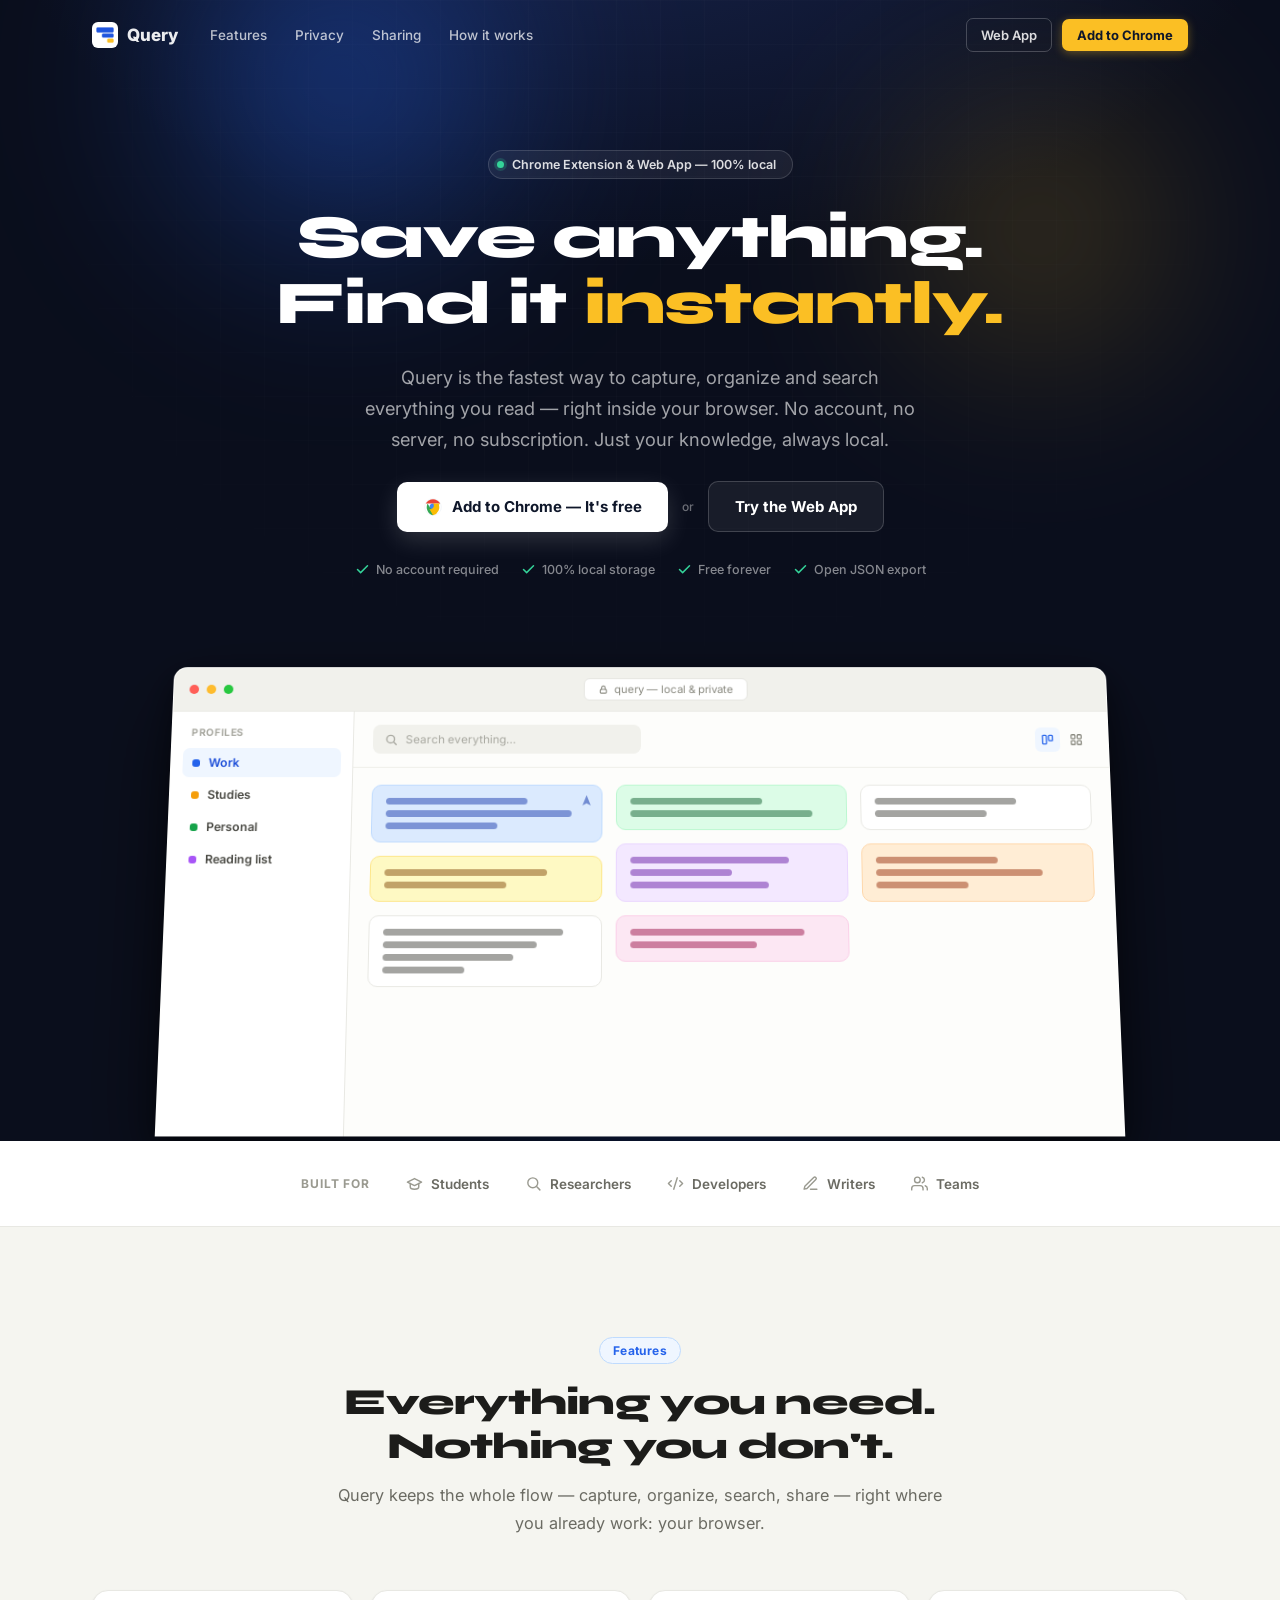
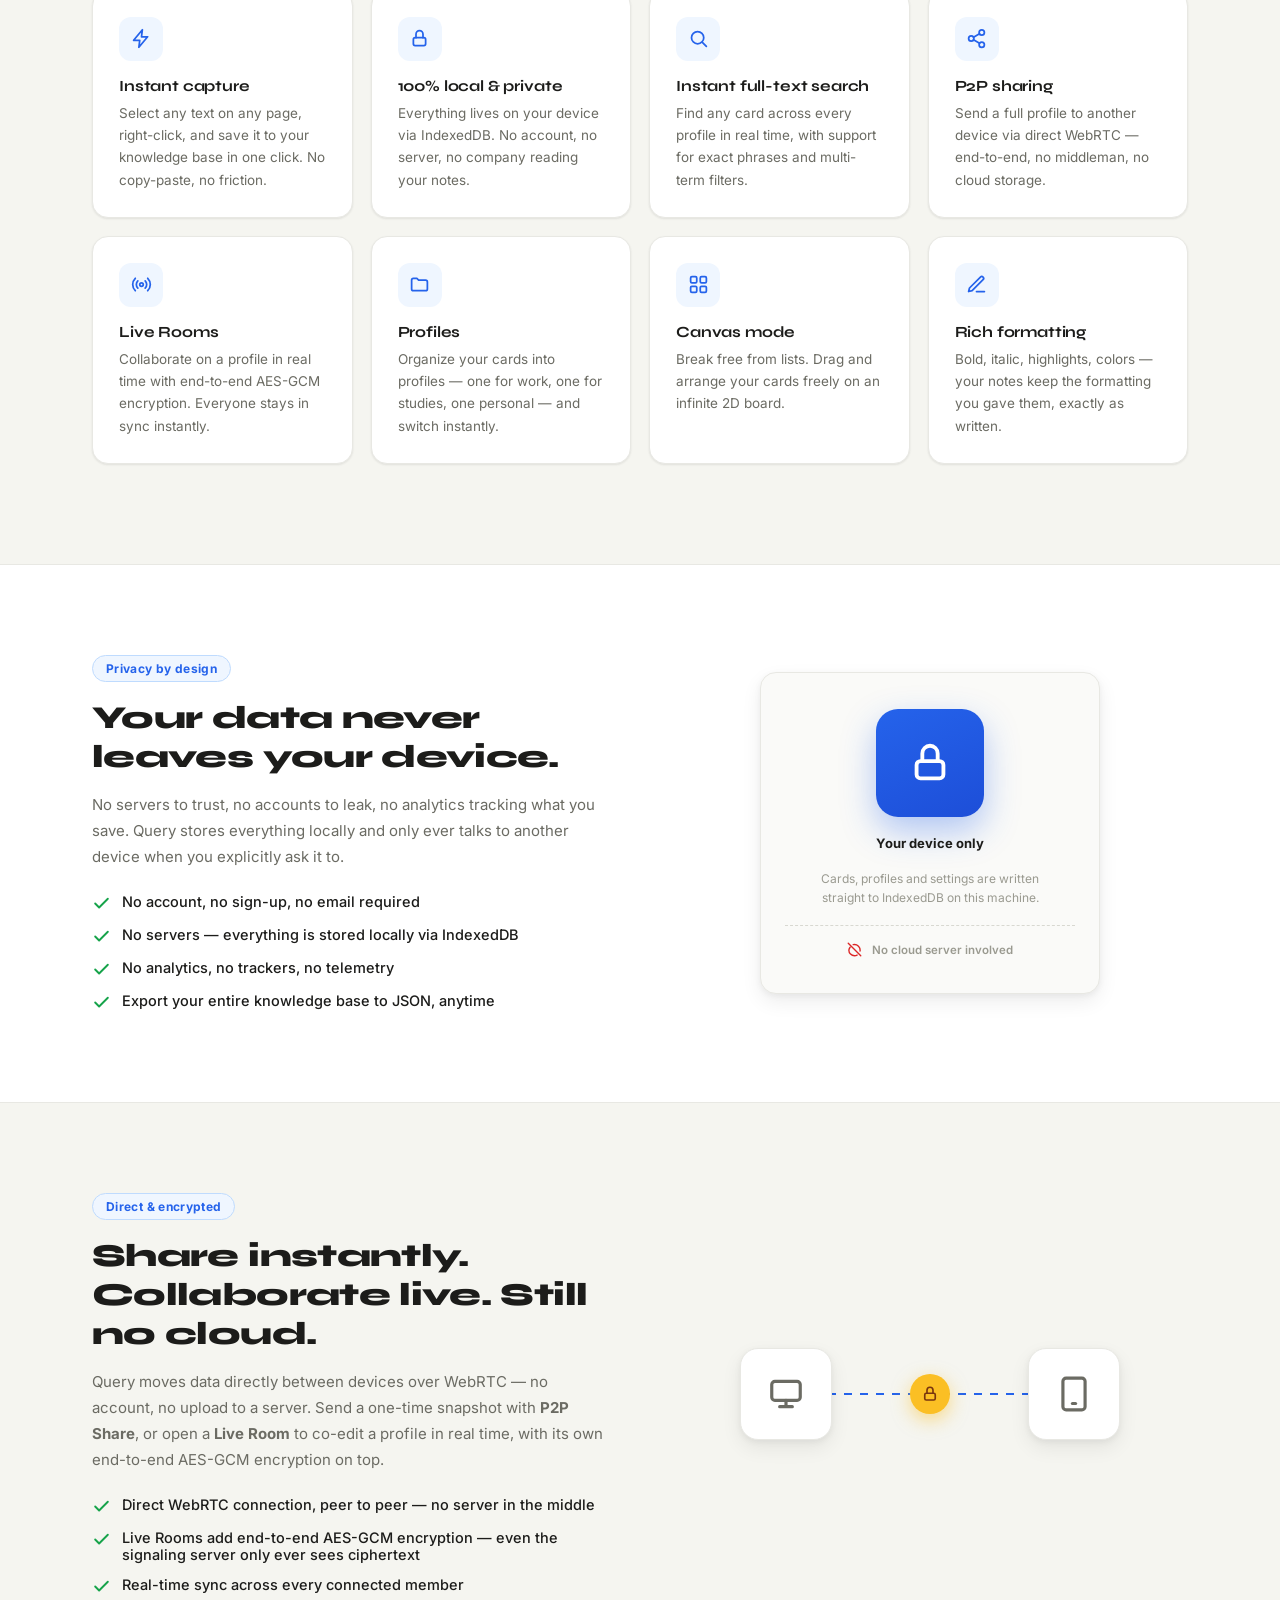
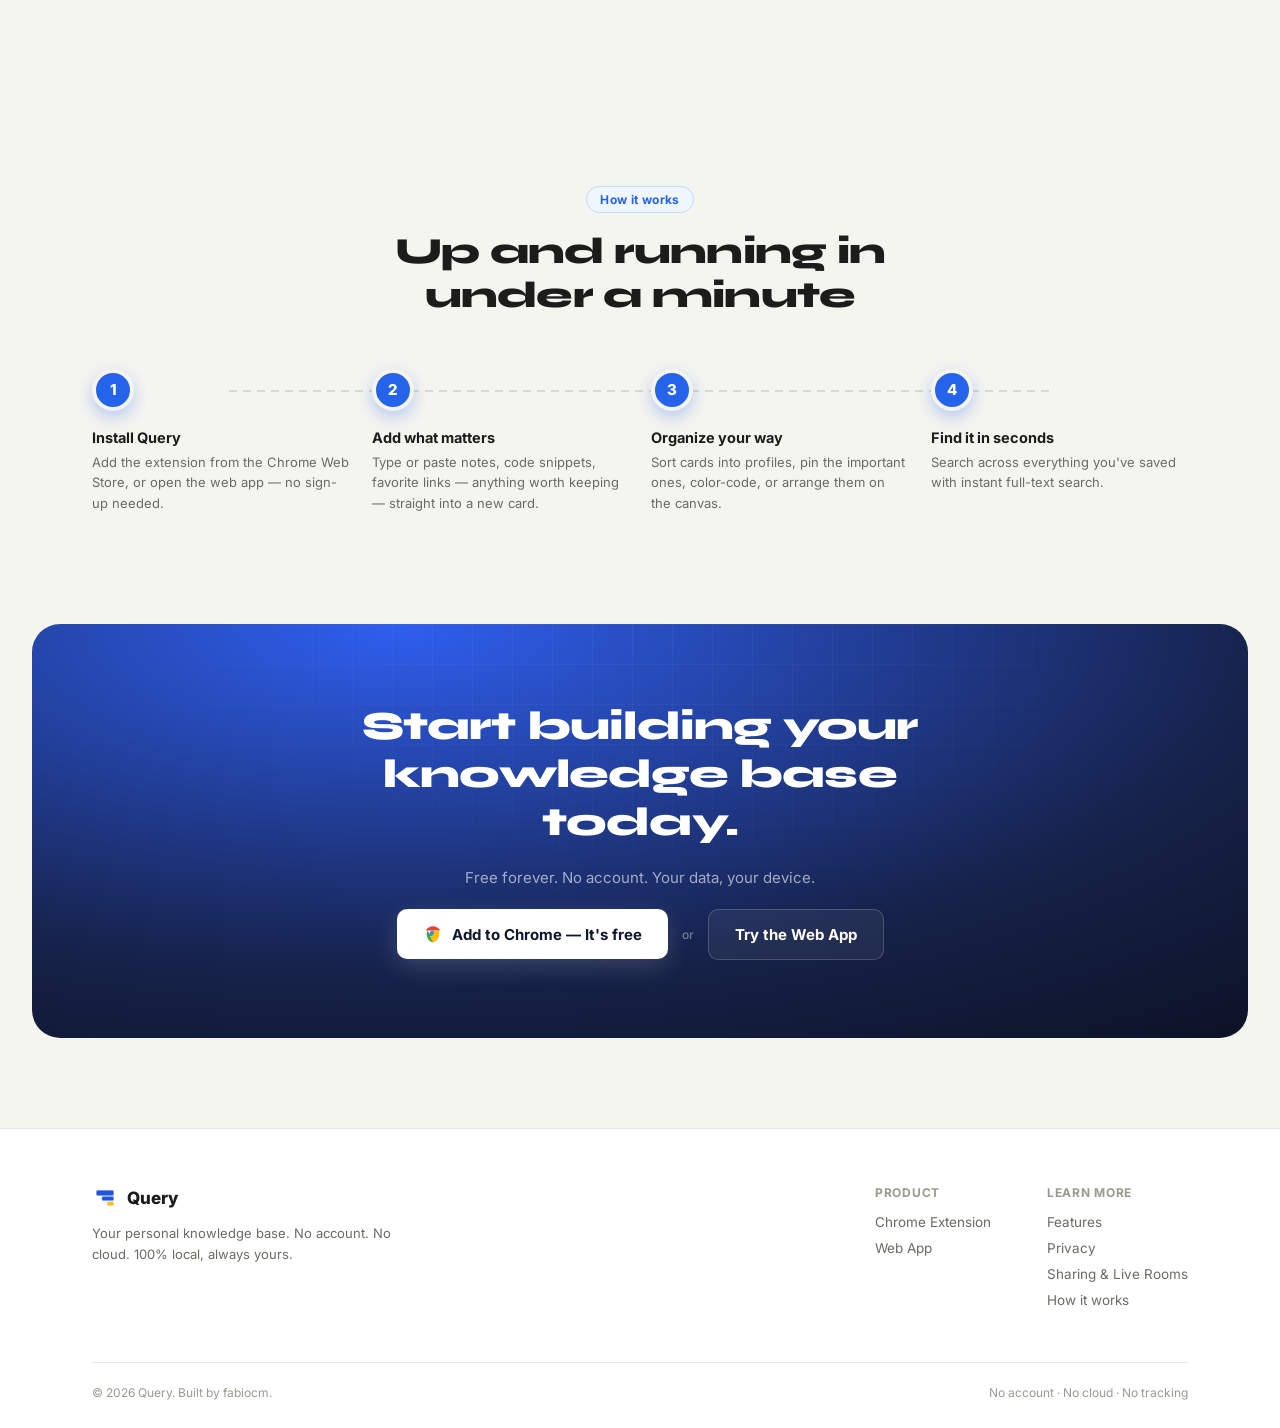
<file: index.html>
<!DOCTYPE html>
<html lang="en">
<head>
<meta charset="UTF-8">
<meta name="viewport" content="width=device-width, initial-scale=1.0">
<title>Query — Your Personal Knowledge Base</title>
<meta name="description" content="Query is a fully local knowledge base for your browser. Capture anything, search instantly, share device-to-device — no account, no cloud, no subscription.">
<meta property="og:title" content="Query — Your Personal Knowledge Base">
<meta property="og:description" content="Save, organize and instantly search anything you read — 100% local, no account, no cloud.">
<link rel="canonical" href="https://queryapp.fr/">
<meta property="og:url" content="https://queryapp.fr/">
<meta property="og:image" content="https://queryapp.fr/icon1024.png">
<meta property="og:image:width" content="1024">
<meta property="og:image:height" content="1024">
<meta property="og:type" content="website">
<!-- "summary" (vignette carrée) tant que l'image de partage est l'icône ; repasser à
     summary_large_image le jour où une image 1200×630 la remplace. -->
<meta name="twitter:card" content="summary">
<link rel="icon" type="image/png" sizes="32x32" href="icons/icon32.png">
<link rel="icon" type="image/png" sizes="16x16" href="icons/icon16.png">
<link rel="apple-touch-icon" sizes="180x180" href="icons/icon180.png">
<link rel="preconnect" href="https://fonts.googleapis.com"/>
<link rel="preconnect" href="https://fonts.gstatic.com" crossorigin/>
<link href="https://fonts.googleapis.com/css2?family=Syne:wght@700;800&family=Inter:wght@400;500;600;700;800&display=swap" rel="stylesheet"/>
<style>
*, *::before, *::after { box-sizing: border-box; margin: 0; padding: 0; }

:root {
  --bg:       #f5f5f0;
  --surface:  #ffffff;
  --surf2:    #fafaf8;
  --border:   #e8e8e3;
  --border2:  #d8d8d1;
  --text:     #1c1c1a;
  --text2:    #6b6b63;
  --text3:    #9a9a90;
  --accent:   #2563eb;
  --accent-h: #1d4ed8;
  --accent-l: #eff6ff;
  --accent-b: #bfdbfe;
  --yellow:   #fbbf24;
  --s-sm: 0 1px 2px rgba(20,20,15,.05), 0 1px 3px rgba(20,20,15,.04);
  --s-md: 0 8px 20px rgba(20,20,15,.07), 0 2px 6px rgba(20,20,15,.05);
  --s-lg: 0 24px 60px rgba(20,20,15,.14), 0 6px 16px rgba(20,20,15,.06);
  --r:  10px;
  --r2: 16px;
  --hero-fg: rgba(255,255,255,.92);
}

html { scroll-behavior: smooth; }

body {
  font-family: 'Inter', -apple-system, BlinkMacSystemFont, 'Segoe UI', Roboto, sans-serif;
  background: var(--bg);
  color: var(--text);
  -webkit-font-smoothing: antialiased;
  overflow-x: hidden;
}

h1, h2, h3, .brand-word { font-family: 'Syne', 'Arial Black', sans-serif; letter-spacing: -.02em; }

a { color: inherit; }
img { display: block; max-width: 100%; }
section { position: relative; }

.wrap { max-width: 1160px; margin: 0 auto; padding: 0 32px; }

/* ── reveal-on-scroll ── */
.reveal { opacity: 0; transform: translateY(28px); transition: opacity .7s cubic-bezier(.16,1,.3,1), transform .7s cubic-bezier(.16,1,.3,1); }
.reveal.in { opacity: 1; transform: translateY(0); }
.reveal-delay-1 { transition-delay: .08s; }
.reveal-delay-2 { transition-delay: .16s; }
.reveal-delay-3 { transition-delay: .24s; }
.reveal-delay-4 { transition-delay: .32s; }

/* ════════════════════════ HEADER ════════════════════════ */
header {
  position: fixed; top: 0; left: 0; right: 0; z-index: 100;
  display: flex; justify-content: center;
  padding: 18px 0;
  transition: background .35s ease, box-shadow .35s ease, padding .35s ease, backdrop-filter .35s ease;
}
header.scrolled {
  background: rgba(245,245,240,.78); backdrop-filter: blur(14px) saturate(160%);
  -webkit-backdrop-filter: blur(14px) saturate(160%);
  box-shadow: 0 1px 0 rgba(20,20,15,.07);
  padding: 12px 0;
}
.nav-inner {
  width: 100%; max-width: 1160px; margin: 0 auto; padding: 0 32px;
  display: flex; align-items: center; gap: 32px;
}
.header-brand { display: flex; align-items: center; gap: 9px; text-decoration: none; }
.header-brand img { height: 26px; width: 26px; border-radius: 6px; }
.header-brand span { font-size: 17px; font-weight: 800; color: var(--hero-fg); transition: color .35s ease; }
header.scrolled .header-brand span { color: var(--text); }

.nav-links { display: flex; align-items: center; gap: 28px; flex: 1; }
.nav-links a {
  font-size: 13.5px; font-weight: 500; text-decoration: none;
  color: rgba(255,255,255,.72); transition: color .35s ease;
}
header.scrolled .nav-links a { color: var(--text2); }
.nav-links a:hover { color: var(--yellow); }
header.scrolled .nav-links a:hover { color: var(--accent); }

.nav-actions { display: flex; align-items: center; gap: 10px; }
.btn-nav-ghost {
  font-size: 13px; font-weight: 600; text-decoration: none;
  color: rgba(255,255,255,.85); padding: 8px 14px; border-radius: 7px;
  border: 1px solid rgba(255,255,255,.22); transition: all .35s ease;
  white-space: nowrap;
}
header.scrolled .btn-nav-ghost { color: var(--text); border-color: var(--border2); }
.btn-nav-ghost:hover { background: rgba(255,255,255,.1); }
header.scrolled .btn-nav-ghost:hover { background: var(--surf2); }
.btn-nav-primary {
  display: inline-flex; align-items: center; gap: 6px;
  font-size: 13px; font-weight: 700; text-decoration: none;
  color: #0f172a; background: var(--yellow);
  padding: 8px 15px; border-radius: 7px;
  box-shadow: 0 2px 10px rgba(251,191,36,.35);
  transition: transform .2s ease, box-shadow .2s ease;
  white-space: nowrap;
}
.btn-nav-primary:hover { transform: translateY(-1px); box-shadow: 0 4px 16px rgba(251,191,36,.45); }

/* ════════════════════════ HERO ════════════════════════ */
.hero {
  background: radial-gradient(ellipse 90% 60% at 50% -10%, #16224a 0%, #0a0e1c 55%), #070a14;
  color: var(--hero-fg);
  padding: 150px 0 0;
  overflow: hidden;
}
.hero-bg { position: absolute; inset: 0; pointer-events: none; z-index: 0; }
.blob { position: absolute; border-radius: 50%; filter: blur(90px); opacity: .55; }
.blob-1 { width: 480px; height: 480px; top: -160px; left: 8%; background: radial-gradient(circle, #2563eb, transparent 70%); animation: drift1 22s ease-in-out infinite alternate; }
.blob-2 { width: 380px; height: 380px; top: 40px; right: 4%; background: radial-gradient(circle, #fbbf24, transparent 70%); opacity: .28; animation: drift2 26s ease-in-out infinite alternate; }
.blob-3 { width: 420px; height: 420px; bottom: -220px; left: 40%; background: radial-gradient(circle, #1d4ed8, transparent 70%); opacity: .4; animation: drift1 30s ease-in-out infinite alternate-reverse; }
@keyframes drift1 { from { transform: translate(0,0); } to { transform: translate(40px,30px); } }
@keyframes drift2 { from { transform: translate(0,0); } to { transform: translate(-30px,40px); } }
.hero-grid {
  position: absolute; inset: 0; opacity: .25;
  background-image: linear-gradient(rgba(255,255,255,.06) 1px, transparent 1px), linear-gradient(90deg, rgba(255,255,255,.06) 1px, transparent 1px);
  background-size: 44px 44px;
  mask-image: radial-gradient(ellipse 70% 60% at 50% 20%, #000 30%, transparent 75%);
}

.hero-inner {
  position: relative; z-index: 1;
  max-width: 780px; margin: 0 auto; padding: 0 24px;
  text-align: center; display: flex; flex-direction: column; align-items: center; gap: 26px;
}

.badge {
  display: inline-flex; align-items: center; gap: 8px;
  background: rgba(255,255,255,.06); color: rgba(255,255,255,.85);
  border: 1px solid rgba(255,255,255,.14); border-radius: 20px;
  padding: 6px 16px 6px 8px; font-size: 12.5px; font-weight: 600;
}
.badge .dot { width: 7px; height: 7px; border-radius: 50%; background: #34d399; box-shadow: 0 0 0 3px rgba(52,211,153,.2); }

h1 {
  font-size: clamp(2.3rem, 5.4vw, 3.8rem);
  font-weight: 800; line-height: 1.08;
  color: #fff;
}
h1 span { color: var(--yellow); }

.hero .subtitle {
  font-size: 1.14rem; color: rgba(255,255,255,.62);
  line-height: 1.7; max-width: 560px; font-weight: 400;
}

.cta-group { display: flex; align-items: center; gap: 14px; flex-wrap: wrap; justify-content: center; }
.cta-or { font-size: 12px; color: rgba(255,255,255,.4); font-weight: 500; }

.btn-cta {
  display: inline-flex; align-items: center; gap: 9px;
  padding: 15px 26px; border-radius: 10px;
  font-size: 15px; font-weight: 700; cursor: pointer;
  text-decoration: none; transition: all .2s cubic-bezier(.16,1,.3,1);
  border: none;
}
.btn-cta-primary {
  background: #fff; color: #0f172a;
  box-shadow: 0 8px 24px rgba(255,255,255,.15);
}
.btn-cta-primary:hover { transform: translateY(-2px); box-shadow: 0 12px 32px rgba(255,255,255,.22); }
.btn-cta-secondary {
  background: rgba(255,255,255,.06); color: #fff;
  border: 1px solid rgba(255,255,255,.18);
}
.btn-cta-secondary:hover { background: rgba(255,255,255,.12); transform: translateY(-2px); }
.chrome-icon { width: 20px; height: 20px; }

.trust-row {
  display: flex; align-items: center; justify-content: center; gap: 22px;
  flex-wrap: wrap; margin-top: 4px;
}
.trust-item {
  display: flex; align-items: center; gap: 6px;
  font-size: 12.5px; color: rgba(255,255,255,.5); font-weight: 500;
}
.trust-item svg { width: 15px; height: 15px; stroke: #34d399; flex-shrink: 0; }

/* ── App mockup ── */
.mockup-wrap {
  position: relative; z-index: 1;
  padding: 76px 24px 0; display: flex; justify-content: center;
  perspective: 1800px;
}
.mockup-glow {
  position: absolute; bottom: -40px; left: 50%; transform: translateX(-50%);
  width: 70%; height: 140px; background: radial-gradient(ellipse, rgba(37,99,235,.5), transparent 70%);
  filter: blur(40px); z-index: 0;
}
.mockup-window {
  position: relative; z-index: 1;
  width: 100%; max-width: 980px;
  background: #fdfdfb; border-radius: 14px 14px 0 0;
  border: 1px solid rgba(255,255,255,.12); border-bottom: none;
  box-shadow: 0 40px 90px rgba(0,0,0,.55), 0 10px 30px rgba(0,0,0,.4);
  overflow: hidden;
  transform: rotateX(9deg) scale(.97);
  animation: floaty 7s ease-in-out infinite alternate;
}
@keyframes floaty { from { transform: rotateX(9deg) scale(.97) translateY(0); } to { transform: rotateX(9deg) scale(.97) translateY(-10px); } }

.mockup-titlebar {
  display: flex; align-items: center; gap: 8px;
  padding: 11px 16px; background: #f1f1ec; border-bottom: 1px solid #e8e8e3;
}
.mockup-titlebar .tdot { width: 10px; height: 10px; border-radius: 50%; }
.td-r { background: #ff5f57; } .td-y { background: #febc2e; } .td-g { background: #28c840; }
.mockup-url {
  margin: 0 auto; display: flex; align-items: center; gap: 6px;
  background: #fff; border: 1px solid #e5e5e0; border-radius: 6px;
  padding: 4px 14px; font-size: 11.5px; color: #8a8a80; font-family: 'Inter', sans-serif;
}
.mockup-url svg { width: 11px; height: 11px; stroke: #8a8a80; }

.mockup-body { display: flex; height: 440px; }
.mockup-sidebar {
  width: 190px; background: #fff; border-right: 1px solid #e8e8e3;
  padding: 16px 12px; flex-shrink: 0; display: none;
}
.ms-title { font-size: 10.5px; font-weight: 700; color: #a8a8a0; text-transform: uppercase; letter-spacing: .06em; padding: 0 8px 10px; }
.ms-item {
  display: flex; align-items: center; gap: 9px;
  padding: 8px 10px; border-radius: 7px; font-size: 12.5px; font-weight: 600; color: #4a4a44;
  margin-bottom: 3px;
}
.ms-item .msdot { width: 8px; height: 8px; border-radius: 3px; flex-shrink: 0; }
.ms-item.active { background: #eff6ff; color: #1d4ed8; }

.mockup-main { flex: 1; display: flex; flex-direction: column; min-width: 0; }
.mockup-topbar {
  display: flex; align-items: center; gap: 10px;
  padding: 14px 20px; border-bottom: 1px solid #eeeeE8;
}
.mockup-search {
  flex: 1; display: flex; align-items: center; gap: 8px;
  background: #f1f1ec; border-radius: 8px; padding: 8px 12px; max-width: 280px;
}
.mockup-search svg { width: 14px; height: 14px; stroke: #a8a8a0; flex-shrink: 0; }
.mockup-search span { font-size: 12px; color: #a8a8a0; }
.mockup-viewtoggle { display: flex; gap: 4px; margin-left: auto; }
.mvt { width: 26px; height: 26px; border-radius: 6px; display: flex; align-items: center; justify-content: center; }
.mvt.active { background: #eff6ff; }
.mvt svg { width: 14px; height: 14px; stroke: #8a8a80; }
.mvt.active svg { stroke: #2563eb; }

.mockup-grid {
  flex: 1; padding: 18px 20px; overflow: hidden;
  column-count: 3; column-gap: 14px;
}
.mcard {
  break-inside: avoid; border-radius: 10px; border: 1px solid;
  padding: 13px 14px; margin-bottom: 14px; position: relative;
}
.mcard .mline { height: 7px; border-radius: 4px; opacity: .5; margin-bottom: 6px; }
.mcard .mline:last-child { margin-bottom: 0; }
.mcard .mpin { position: absolute; top: 9px; right: 9px; width: 13px; height: 13px; opacity: .55; }

/* ════════════════════════ USE-CASE BAR ════════════════════════ */
.usecases {
  background: var(--surface); border-bottom: 1px solid var(--border);
  padding: 34px 0;
}
.usecases .wrap { display: flex; align-items: center; gap: 36px; flex-wrap: wrap; justify-content: center; }
.usecases-label { font-size: 12px; font-weight: 700; color: var(--text3); text-transform: uppercase; letter-spacing: .07em; }
.usecase-item { display: flex; align-items: center; gap: 8px; font-size: 13.5px; font-weight: 600; color: var(--text2); }
.usecase-item svg { width: 17px; height: 17px; stroke: var(--text3); }

/* ════════════════════════ SECTION HEAD ════════════════════════ */
.section-head { max-width: 620px; margin: 0 auto 52px; text-align: center; }
.eyebrow {
  display: inline-block; font-size: 12px; font-weight: 700; color: var(--accent);
  background: var(--accent-l); border: 1px solid var(--accent-b);
  padding: 5px 13px; border-radius: 20px; letter-spacing: .03em; margin-bottom: 16px;
}
.section-head h2 { font-size: clamp(1.7rem, 3.4vw, 2.3rem); font-weight: 800; color: var(--text); margin-bottom: 14px; }
.section-head p { font-size: 1.02rem; color: var(--text2); line-height: 1.7; }

/* ════════════════════════ FEATURES ════════════════════════ */
.features { padding: 110px 0 100px; }
.feature-grid {
  display: grid; grid-template-columns: repeat(auto-fit, minmax(250px, 1fr));
  gap: 18px;
}
.feature-card {
  background: var(--surface); border: 1px solid var(--border);
  border-radius: var(--r2); padding: 26px;
  box-shadow: var(--s-sm); transition: all .3s cubic-bezier(.16,1,.3,1);
}
.feature-card:hover { border-color: var(--accent-b); box-shadow: var(--s-md); transform: translateY(-4px); }
.feature-icon {
  width: 44px; height: 44px; border-radius: 12px;
  display: flex; align-items: center; justify-content: center;
  margin-bottom: 16px; background: var(--accent-l);
}
.feature-icon svg { width: 21px; height: 21px; stroke: var(--accent); }
.feature-card h3 { font-size: 15.5px; font-weight: 700; color: var(--text); margin-bottom: 7px; letter-spacing: -.01em; }
.feature-card p { font-size: 13.5px; color: var(--text2); line-height: 1.65; }

/* ════════════════════════ SPOTLIGHT ════════════════════════ */
.spotlight { padding: 90px 0; }
.spotlight.alt { background: var(--surface); border-top: 1px solid var(--border); border-bottom: 1px solid var(--border); }
.spotlight-inner {
  display: grid; grid-template-columns: 1fr 1fr; gap: 64px; align-items: center;
}
.spotlight-inner.reverse .sp-visual { order: 2; }
.spotlight-inner.reverse .sp-text { order: 1; }
.sp-text h2 { font-size: clamp(1.5rem, 2.8vw, 2rem); font-weight: 800; margin-bottom: 16px; }
.sp-text p { font-size: 15px; color: var(--text2); line-height: 1.75; margin-bottom: 22px; }
.sp-list { display: flex; flex-direction: column; gap: 13px; }
.sp-list li { display: flex; align-items: flex-start; gap: 11px; font-size: 14.5px; color: var(--text); font-weight: 500; list-style: none; }
.sp-list svg { width: 19px; height: 19px; stroke: #16a34a; flex-shrink: 0; margin-top: 1px; }

.sp-visual { display: flex; align-items: center; justify-content: center; }
.privacy-diagram {
  width: 100%; max-width: 340px; background: var(--surf2);
  border: 1px solid var(--border); border-radius: var(--r2);
  padding: 36px 24px; display: flex; flex-direction: column; align-items: center; gap: 18px;
  box-shadow: var(--s-md);
}
.pd-device {
  width: 108px; height: 108px; border-radius: 22px;
  background: linear-gradient(155deg, var(--accent), var(--accent-h));
  display: flex; align-items: center; justify-content: center;
  box-shadow: 0 14px 34px rgba(37,99,235,.35);
}
.pd-device svg { width: 46px; height: 46px; stroke: #fff; }
.pd-label { font-size: 13px; font-weight: 700; color: var(--text); }
.pd-sub { font-size: 12px; color: var(--text3); text-align: center; max-width: 220px; line-height: 1.6; }
.pd-cross {
  display: flex; align-items: center; gap: 10px; font-size: 11.5px; font-weight: 600;
  color: var(--text3); border-top: 1px dashed var(--border2); padding-top: 16px; width: 100%; justify-content: center;
}
.pd-cross svg { width: 15px; height: 15px; stroke: #dc2626; }

.p2p-diagram {
  width: 100%; max-width: 380px; display: flex; align-items: center; justify-content: center;
  gap: 0; position: relative;
}
.p2p-node {
  width: 92px; height: 92px; border-radius: 18px; background: var(--surface);
  border: 1px solid var(--border); box-shadow: var(--s-md);
  display: flex; align-items: center; justify-content: center; position: relative; z-index: 1;
}
.p2p-node svg { width: 38px; height: 38px; stroke: var(--text2); }
.p2p-line {
  flex: 1; height: 2px; max-width: 130px; margin: 0 -4px; position: relative; z-index: 0;
  background: repeating-linear-gradient(90deg, var(--accent) 0 8px, transparent 8px 16px);
  background-size: 200% 100%;
  animation: dashmove 1.2s linear infinite;
}
@keyframes dashmove { from { background-position: 0 0; } to { background-position: -32px 0; } }
.p2p-lock {
  position: absolute; top: 50%; left: 50%; transform: translate(-50%,-50%);
  width: 40px; height: 40px; border-radius: 50%; background: var(--yellow);
  display: flex; align-items: center; justify-content: center; z-index: 2;
  box-shadow: 0 6px 18px rgba(251,191,36,.5);
}
.p2p-lock svg { width: 18px; height: 18px; stroke: #78350f; }

/* ════════════════════════ STEPS ════════════════════════ */
.steps-section { padding: 100px 0 110px; }
.steps {
  display: grid; grid-template-columns: repeat(4, 1fr); gap: 22px;
  position: relative;
}
.steps::before {
  content: ''; position: absolute; top: 21px; left: 12.5%; right: 12.5%; height: 2px;
  background: repeating-linear-gradient(90deg, var(--border2) 0 8px, transparent 8px 14px);
  z-index: 0;
}
.step { text-align: left; position: relative; z-index: 1; }
.step-num {
  width: 42px; height: 42px; border-radius: 50%;
  background: var(--accent); color: #fff;
  display: flex; align-items: center; justify-content: center;
  font-size: 15px; font-weight: 800; margin-bottom: 18px;
  box-shadow: 0 6px 16px rgba(37,99,235,.3); border: 4px solid var(--bg);
}
.step h4 { font-size: 14.5px; font-weight: 700; color: var(--text); margin-bottom: 6px; }
.step p { font-size: 13px; color: var(--text2); line-height: 1.6; }

/* ════════════════════════ CTA BANNER ════════════════════════ */
.cta-banner {
  margin: 0 32px 90px; border-radius: 28px; overflow: hidden;
  background: radial-gradient(ellipse 120% 140% at 30% 0%, #2f5ff0 0%, #16224a 60%, #0a0e1c 100%);
  padding: 78px 32px; text-align: center;
  display: flex; flex-direction: column; align-items: center; gap: 22px;
  position: relative;
}
.cta-banner::before {
  content: ''; position: absolute; inset: 0;
  background-image: linear-gradient(rgba(255,255,255,.05) 1px, transparent 1px), linear-gradient(90deg, rgba(255,255,255,.05) 1px, transparent 1px);
  background-size: 40px 40px;
  mask-image: radial-gradient(ellipse 60% 100% at 50% 0%, #000, transparent 75%);
}
.cta-banner > * { position: relative; z-index: 1; }
.cta-banner h2 { font-size: clamp(1.7rem, 3.6vw, 2.5rem); font-weight: 800; color: #fff; max-width: 560px; }
.cta-banner p { font-size: 15px; color: rgba(255,255,255,.6); max-width: 460px; }

/* ════════════════════════ FOOTER ════════════════════════ */
footer { background: var(--surface); border-top: 1px solid var(--border); padding: 56px 0 28px; }
.footer-top { display: flex; justify-content: space-between; gap: 40px; flex-wrap: wrap; margin-bottom: 44px; }
.footer-brand { display: flex; flex-direction: column; gap: 12px; max-width: 300px; }
.footer-brand .header-brand span { color: var(--text); }
.footer-brand p { font-size: 13px; color: var(--text2); line-height: 1.6; }
.footer-cols { display: flex; gap: 56px; flex-wrap: wrap; }
.footer-col h5 { font-size: 12px; font-weight: 700; color: var(--text3); text-transform: uppercase; letter-spacing: .06em; margin-bottom: 14px; }
.footer-col a { display: block; font-size: 13.5px; color: var(--text2); text-decoration: none; margin-bottom: 10px; transition: color .2s; }
.footer-col a:hover { color: var(--accent); }
.footer-bottom {
  border-top: 1px solid var(--border); padding-top: 22px;
  display: flex; justify-content: space-between; flex-wrap: wrap; gap: 10px;
  font-size: 12px; color: var(--text3);
}

/* ════════════════════════ RESPONSIVE ════════════════════════ */
@media (min-width: 760px) { .mockup-sidebar { display: block; } }
@media (max-width: 900px) {
  .nav-links { display: none; }
  .spotlight-inner, .spotlight-inner.reverse { grid-template-columns: 1fr; gap: 40px; }
  .spotlight-inner.reverse .sp-visual, .spotlight-inner.reverse .sp-text { order: initial; }
  .steps { grid-template-columns: 1fr 1fr; }
  .steps::before { display: none; }
}
@media (max-width: 560px) {
  .mockup-grid { column-count: 2; }
  .steps { grid-template-columns: 1fr; }
  .cta-banner { margin: 0 16px 60px; padding: 56px 22px; }
  .trust-row { gap: 12px 18px; }
}
</style>
<script defer src="https://cloud.umami.is/script.js" data-website-id="2ee77e98-b60b-4040-9e8a-dcb181661d1a"></script>
</head>
<body>

<header id="siteHeader">
  <div class="nav-inner">
    <a class="header-brand" href="#top">
      <img src="icon1024.png" alt="Query"/>
      <span>Query</span>
    </a>
    <nav class="nav-links">
      <a href="#features">Features</a>
      <a href="#privacy">Privacy</a>
      <a href="#p2p">Sharing</a>
      <a href="#how">How it works</a>
    </nav>
    <div class="nav-actions">
      <a class="btn-nav-ghost" href="import.html">Web App</a>
      <a class="btn-nav-primary" href="https://chromewebstore.google.com/detail/query/ejfjhpgngmaidniobgokmphlcbgfnofg" target="_blank" rel="noopener noreferrer">Add to Chrome</a>
    </div>
  </div>
</header>

<section class="hero" id="top">
  <div class="hero-bg">
    <div class="blob blob-1"></div>
    <div class="blob blob-2"></div>
    <div class="blob blob-3"></div>
    <div class="hero-grid"></div>
  </div>

  <div class="hero-inner">
    <div class="badge"><span class="dot"></span> Chrome Extension &amp; Web App — 100% local</div>

    <h1>Save anything.<br>Find it <span>instantly.</span></h1>

    <p class="subtitle">
      Query is the fastest way to capture, organize and search everything you read —
      right inside your browser. No account, no server, no subscription.
      Just your knowledge, always local.
    </p>

    <div class="cta-group">
      <a class="btn-cta btn-cta-primary"
         href="https://chromewebstore.google.com/detail/query/ejfjhpgngmaidniobgokmphlcbgfnofg"
         target="_blank" rel="noopener noreferrer">
        <svg class="chrome-icon" viewBox="0 0 24 24" fill="none">
          <circle cx="12" cy="12" r="10" fill="#fff" stroke="#e2e8f0" stroke-width=".5"/>
          <circle cx="12" cy="12" r="4.2" fill="#4285F4"/>
          <path d="M12 7.8h8.66a10 10 0 0 0-17.32 0H12z" fill="#EA4335"/>
          <path d="M7.8 12a4.2 4.2 0 0 0 2.1 3.64L5.57 7.8A10 10 0 0 0 12 22l4.33-7.5A4.2 4.2 0 0 0 12 16.2" fill="#34A853"/>
          <path d="M16.2 12a4.2 4.2 0 0 1-2.1 3.64L18.43 7.8A10 10 0 0 1 12 22l-4.33-7.5A4.2 4.2 0 0 0 12 7.8h8.66" fill="#FBBC04"/>
        </svg>
        Add to Chrome — It's free
      </a>
      <span class="cta-or">or</span>
      <a class="btn-cta btn-cta-secondary" href="import.html">Try the Web App</a>
    </div>

    <div class="trust-row">
      <div class="trust-item"><svg viewBox="0 0 24 24" fill="none" stroke-width="2.4" stroke-linecap="round" stroke-linejoin="round"><path d="M20 6 9 17l-5-5"/></svg> No account required</div>
      <div class="trust-item"><svg viewBox="0 0 24 24" fill="none" stroke-width="2.4" stroke-linecap="round" stroke-linejoin="round"><path d="M20 6 9 17l-5-5"/></svg> 100% local storage</div>
      <div class="trust-item"><svg viewBox="0 0 24 24" fill="none" stroke-width="2.4" stroke-linecap="round" stroke-linejoin="round"><path d="M20 6 9 17l-5-5"/></svg> Free forever</div>
      <div class="trust-item"><svg viewBox="0 0 24 24" fill="none" stroke-width="2.4" stroke-linecap="round" stroke-linejoin="round"><path d="M20 6 9 17l-5-5"/></svg> Open JSON export</div>
    </div>
  </div>

  <div class="mockup-wrap">
    <div class="mockup-glow"></div>
    <div class="mockup-window">
      <div class="mockup-titlebar">
        <span class="tdot td-r"></span><span class="tdot td-y"></span><span class="tdot td-g"></span>
        <div class="mockup-url">
          <svg viewBox="0 0 24 24" fill="none" stroke="currentColor" stroke-width="2.4" stroke-linecap="round" stroke-linejoin="round"><rect x="5" y="11" width="14" height="9" rx="2"/><path d="M8 11V7a4 4 0 0 1 8 0v4"/></svg>
          query — local &amp; private
        </div>
      </div>
      <div class="mockup-body">
        <div class="mockup-sidebar">
          <div class="ms-title">Profiles</div>
          <div class="ms-item active"><span class="msdot" style="background:#2563eb"></span> Work</div>
          <div class="ms-item"><span class="msdot" style="background:#f59e0b"></span> Studies</div>
          <div class="ms-item"><span class="msdot" style="background:#16a34a"></span> Personal</div>
          <div class="ms-item"><span class="msdot" style="background:#a855f7"></span> Reading list</div>
        </div>
        <div class="mockup-main">
          <div class="mockup-topbar">
            <div class="mockup-search">
              <svg viewBox="0 0 24 24" fill="none" stroke="currentColor" stroke-width="2.4" stroke-linecap="round" stroke-linejoin="round"><circle cx="11" cy="11" r="7"/><path d="m21 21-4.3-4.3"/></svg>
              <span>Search everything…</span>
            </div>
            <div class="mockup-viewtoggle">
              <div class="mvt active"><svg viewBox="0 0 24 24" fill="none" stroke="currentColor" stroke-width="2.2" stroke-linecap="round" stroke-linejoin="round"><rect x="3" y="4" width="7" height="16" rx="1.5"/><rect x="14" y="4" width="7" height="10" rx="1.5"/></svg></div>
              <div class="mvt"><svg viewBox="0 0 24 24" fill="none" stroke="currentColor" stroke-width="2.2" stroke-linecap="round" stroke-linejoin="round"><rect x="3" y="3" width="7" height="7" rx="1.5"/><rect x="14" y="3" width="7" height="7" rx="1.5"/><rect x="3" y="14" width="7" height="7" rx="1.5"/><rect x="14" y="14" width="7" height="7" rx="1.5"/></svg></div>
            </div>
          </div>
          <div class="mockup-grid">
            <div class="mcard" style="background:#dbeafe;border-color:#bfdbfe">
              <svg class="mpin" viewBox="0 0 24 24" fill="#1e40af"><path d="M12 2 4 22l8-4 8 4z"/></svg>
              <div class="mline" style="background:#1e40af;width:70%"></div>
              <div class="mline" style="background:#1e40af;width:92%"></div>
              <div class="mline" style="background:#1e40af;width:55%"></div>
            </div>
            <div class="mcard" style="background:#fef9c3;border-color:#fde68a">
              <div class="mline" style="background:#854d0e;width:80%"></div>
              <div class="mline" style="background:#854d0e;width:60%"></div>
            </div>
            <div class="mcard" style="background:#fff;border-color:#e8e8e3">
              <div class="mline" style="background:#4a4a44;width:88%"></div>
              <div class="mline" style="background:#4a4a44;width:75%"></div>
              <div class="mline" style="background:#4a4a44;width:64%"></div>
              <div class="mline" style="background:#4a4a44;width:40%"></div>
            </div>
            <div class="mcard" style="background:#dcfce7;border-color:#bbf7d0">
              <div class="mline" style="background:#166534;width:65%"></div>
              <div class="mline" style="background:#166534;width:90%"></div>
            </div>
            <div class="mcard" style="background:#f3e8ff;border-color:#e9d5ff">
              <div class="mline" style="background:#6b21a8;width:78%"></div>
              <div class="mline" style="background:#6b21a8;width:50%"></div>
              <div class="mline" style="background:#6b21a8;width:68%"></div>
            </div>
            <div class="mcard" style="background:#fce7f3;border-color:#fbcfe8">
              <div class="mline" style="background:#9d174d;width:85%"></div>
              <div class="mline" style="background:#9d174d;width:62%"></div>
            </div>
            <div class="mcard" style="background:#fff;border-color:#e8e8e3">
              <div class="mline" style="background:#4a4a44;width:70%"></div>
              <div class="mline" style="background:#4a4a44;width:55%"></div>
            </div>
            <div class="mcard" style="background:#ffedd5;border-color:#fed7aa">
              <div class="mline" style="background:#9a3412;width:60%"></div>
              <div class="mline" style="background:#9a3412;width:82%"></div>
              <div class="mline" style="background:#9a3412;width:45%"></div>
            </div>
          </div>
        </div>
      </div>
    </div>
  </div>
</section>

<section class="usecases">
  <div class="wrap">
    <span class="usecases-label">Built for</span>
    <div class="usecase-item"><svg viewBox="0 0 24 24" fill="none" stroke="currentColor" stroke-width="2" stroke-linecap="round" stroke-linejoin="round"><path d="M22 10 12 5 2 10l10 5 10-5z"/><path d="M6 12v5c0 1.5 2.5 3 6 3s6-1.5 6-3v-5"/></svg> Students</div>
    <div class="usecase-item"><svg viewBox="0 0 24 24" fill="none" stroke="currentColor" stroke-width="2" stroke-linecap="round" stroke-linejoin="round"><circle cx="11" cy="11" r="7"/><path d="m21 21-4.3-4.3"/></svg> Researchers</div>
    <div class="usecase-item"><svg viewBox="0 0 24 24" fill="none" stroke="currentColor" stroke-width="2" stroke-linecap="round" stroke-linejoin="round"><path d="m18 16 4-4-4-4M6 8l-4 4 4 4M14.5 4l-5 16"/></svg> Developers</div>
    <div class="usecase-item"><svg viewBox="0 0 24 24" fill="none" stroke="currentColor" stroke-width="2" stroke-linecap="round" stroke-linejoin="round"><path d="M12 20h9"/><path d="M16.5 3.5a2.1 2.1 0 0 1 3 3L7 19l-4 1 1-4 12.5-12.5z"/></svg> Writers</div>
    <div class="usecase-item"><svg viewBox="0 0 24 24" fill="none" stroke="currentColor" stroke-width="2" stroke-linecap="round" stroke-linejoin="round"><path d="M17 21v-2a4 4 0 0 0-4-4H5a4 4 0 0 0-4 4v2"/><circle cx="9" cy="7" r="4"/><path d="M23 21v-2a4 4 0 0 0-3-3.87M16 3.13a4 4 0 0 1 0 7.75"/></svg> Teams</div>
  </div>
</section>

<section class="features" id="features">
  <div class="wrap">
    <div class="section-head reveal">
      <span class="eyebrow">Features</span>
      <h2>Everything you need. Nothing you don't.</h2>
      <p>Query keeps the whole flow — capture, organize, search, share — right where you already work: your browser.</p>
    </div>

    <div class="feature-grid">
      <div class="feature-card reveal">
        <div class="feature-icon"><svg viewBox="0 0 24 24" fill="none" stroke="currentColor" stroke-width="2" stroke-linecap="round" stroke-linejoin="round"><path d="M13 2 3 14h7l-1 8 10-12h-7l1-8z"/></svg></div>
        <h3>Instant capture</h3>
        <p>Select any text on any page, right-click, and save it to your knowledge base in one click. No copy-paste, no friction.</p>
      </div>
      <div class="feature-card reveal reveal-delay-1">
        <div class="feature-icon"><svg viewBox="0 0 24 24" fill="none" stroke="currentColor" stroke-width="2" stroke-linecap="round" stroke-linejoin="round"><rect x="5" y="11" width="14" height="9" rx="2"/><path d="M8 11V7a4 4 0 0 1 8 0v4"/></svg></div>
        <h3>100% local &amp; private</h3>
        <p>Everything lives on your device via IndexedDB. No account, no server, no company reading your notes.</p>
      </div>
      <div class="feature-card reveal reveal-delay-2">
        <div class="feature-icon"><svg viewBox="0 0 24 24" fill="none" stroke="currentColor" stroke-width="2" stroke-linecap="round" stroke-linejoin="round"><circle cx="11" cy="11" r="7"/><path d="m21 21-4.3-4.3"/></svg></div>
        <h3>Instant full-text search</h3>
        <p>Find any card across every profile in real time, with support for exact phrases and multi-term filters.</p>
      </div>
      <div class="feature-card reveal">
        <div class="feature-icon"><svg viewBox="0 0 24 24" fill="none" stroke="currentColor" stroke-width="2" stroke-linecap="round" stroke-linejoin="round"><circle cx="18" cy="5" r="3"/><circle cx="6" cy="12" r="3"/><circle cx="18" cy="19" r="3"/><path d="M8.6 13.5 15.4 17.5M15.4 6.5 8.6 10.5"/></svg></div>
        <h3>P2P sharing</h3>
        <p>Send a full profile to another device via direct WebRTC — end-to-end, no middleman, no cloud storage.</p>
      </div>
      <div class="feature-card reveal reveal-delay-1">
        <div class="feature-icon"><svg viewBox="0 0 24 24" fill="none" stroke="currentColor" stroke-width="2" stroke-linecap="round" stroke-linejoin="round"><circle cx="12" cy="12" r="2"/><path d="M7.8 7.8a6 6 0 0 0 0 8.4M16.2 7.8a6 6 0 0 1 0 8.4M4.9 4.9a10 10 0 0 0 0 14.2M19.1 4.9a10 10 0 0 1 0 14.2"/></svg></div>
        <h3>Live Rooms</h3>
        <p>Collaborate on a profile in real time with end-to-end AES-GCM encryption. Everyone stays in sync instantly.</p>
      </div>
      <div class="feature-card reveal reveal-delay-2">
        <div class="feature-icon"><svg viewBox="0 0 24 24" fill="none" stroke="currentColor" stroke-width="2" stroke-linecap="round" stroke-linejoin="round"><path d="M3 7a2 2 0 0 1 2-2h4l2 2h8a2 2 0 0 1 2 2v8a2 2 0 0 1-2 2H5a2 2 0 0 1-2-2V7z"/></svg></div>
        <h3>Profiles</h3>
        <p>Organize your cards into profiles — one for work, one for studies, one personal — and switch instantly.</p>
      </div>
      <div class="feature-card reveal">
        <div class="feature-icon"><svg viewBox="0 0 24 24" fill="none" stroke="currentColor" stroke-width="2" stroke-linecap="round" stroke-linejoin="round"><rect x="3" y="3" width="7" height="7" rx="1.5"/><rect x="14" y="3" width="7" height="7" rx="1.5"/><rect x="3" y="14" width="7" height="7" rx="1.5"/><rect x="14" y="14" width="7" height="7" rx="1.5"/></svg></div>
        <h3>Canvas mode</h3>
        <p>Break free from lists. Drag and arrange your cards freely on an infinite 2D board.</p>
      </div>
      <div class="feature-card reveal reveal-delay-1">
        <div class="feature-icon"><svg viewBox="0 0 24 24" fill="none" stroke="currentColor" stroke-width="2" stroke-linecap="round" stroke-linejoin="round"><path d="M12 20h9"/><path d="M16.5 3.5a2.1 2.1 0 0 1 3 3L7 19l-4 1 1-4 12.5-12.5z"/></svg></div>
        <h3>Rich formatting</h3>
        <p>Bold, italic, highlights, colors — your notes keep the formatting you gave them, exactly as written.</p>
      </div>
    </div>
  </div>
</section>

<section class="spotlight alt" id="privacy">
  <div class="wrap">
    <div class="spotlight-inner">
      <div class="sp-text reveal">
        <span class="eyebrow">Privacy by design</span>
        <h2>Your data never leaves your device.</h2>
        <p>No servers to trust, no accounts to leak, no analytics tracking what you save. Query stores everything locally and only ever talks to another device when you explicitly ask it to.</p>
        <ul class="sp-list">
          <li><svg viewBox="0 0 24 24" fill="none" stroke-width="2.4" stroke-linecap="round" stroke-linejoin="round"><path d="M20 6 9 17l-5-5"/></svg> No account, no sign-up, no email required</li>
          <li><svg viewBox="0 0 24 24" fill="none" stroke-width="2.4" stroke-linecap="round" stroke-linejoin="round"><path d="M20 6 9 17l-5-5"/></svg> No servers — everything is stored locally via IndexedDB</li>
          <li><svg viewBox="0 0 24 24" fill="none" stroke-width="2.4" stroke-linecap="round" stroke-linejoin="round"><path d="M20 6 9 17l-5-5"/></svg> No analytics, no trackers, no telemetry</li>
          <li><svg viewBox="0 0 24 24" fill="none" stroke-width="2.4" stroke-linecap="round" stroke-linejoin="round"><path d="M20 6 9 17l-5-5"/></svg> Export your entire knowledge base to JSON, anytime</li>
        </ul>
      </div>
      <div class="sp-visual reveal reveal-delay-2">
        <div class="privacy-diagram">
          <div class="pd-device"><svg viewBox="0 0 24 24" fill="none" stroke="currentColor" stroke-width="2" stroke-linecap="round" stroke-linejoin="round"><rect x="5" y="11" width="14" height="9" rx="2"/><path d="M8 11V7a4 4 0 0 1 8 0v4"/></svg></div>
          <div class="pd-label">Your device only</div>
          <div class="pd-sub">Cards, profiles and settings are written straight to IndexedDB on this machine.</div>
          <div class="pd-cross"><svg viewBox="0 0 24 24" fill="none" stroke="currentColor" stroke-width="2.2" stroke-linecap="round" stroke-linejoin="round"><path d="M2 2l20 20M9.9 4.24A9.5 9.5 0 0 1 12 4a9 9 0 0 1 9 9c0 .48-.03.95-.1 1.4M5 8.35A9 9 0 0 0 3 13a9 9 0 0 0 9 9c1.51 0 2.93-.39 4.16-1.08"/></svg> No cloud server involved</div>
        </div>
      </div>
    </div>
  </div>
</section>

<section class="spotlight" id="p2p">
  <div class="wrap">
    <div class="spotlight-inner reverse">
      <div class="sp-visual reveal">
        <div class="p2p-diagram">
          <div class="p2p-node"><svg viewBox="0 0 24 24" fill="none" stroke="currentColor" stroke-width="2" stroke-linecap="round" stroke-linejoin="round"><rect x="3" y="4" width="18" height="12" rx="2"/><path d="M8 20h8M12 16v4"/></svg></div>
          <div class="p2p-line"></div>
          <div class="p2p-lock"><svg viewBox="0 0 24 24" fill="none" stroke="currentColor" stroke-width="2.2" stroke-linecap="round" stroke-linejoin="round"><rect x="5" y="11" width="14" height="9" rx="2"/><path d="M8 11V7a4 4 0 0 1 8 0v4"/></svg></div>
          <div class="p2p-line"></div>
          <div class="p2p-node"><svg viewBox="0 0 24 24" fill="none" stroke="currentColor" stroke-width="2" stroke-linecap="round" stroke-linejoin="round"><rect x="5" y="2" width="14" height="20" rx="2"/><path d="M11 18h2"/></svg></div>
        </div>
      </div>
      <div class="sp-text reveal reveal-delay-2">
        <span class="eyebrow">Direct &amp; encrypted</span>
        <h2>Share instantly. Collaborate live. Still no cloud.</h2>
        <p>Query moves data directly between devices over WebRTC — no account, no upload to a server. Send a one-time snapshot with <strong>P2P Share</strong>, or open a <strong>Live Room</strong> to co-edit a profile in real time, with its own end-to-end AES-GCM encryption on top.</p>
        <ul class="sp-list">
          <li><svg viewBox="0 0 24 24" fill="none" stroke-width="2.4" stroke-linecap="round" stroke-linejoin="round"><path d="M20 6 9 17l-5-5"/></svg> Direct WebRTC connection, peer to peer — no server in the middle</li>
          <li><svg viewBox="0 0 24 24" fill="none" stroke-width="2.4" stroke-linecap="round" stroke-linejoin="round"><path d="M20 6 9 17l-5-5"/></svg> Live Rooms add end-to-end AES-GCM encryption — even the signaling server only ever sees ciphertext</li>
          <li><svg viewBox="0 0 24 24" fill="none" stroke-width="2.4" stroke-linecap="round" stroke-linejoin="round"><path d="M20 6 9 17l-5-5"/></svg> Real-time sync across every connected member</li>
        </ul>
      </div>
    </div>
  </div>
</section>

<section class="steps-section" id="how">
  <div class="wrap">
    <div class="section-head reveal">
      <span class="eyebrow">How it works</span>
      <h2>Up and running in under a minute</h2>
    </div>
    <div class="steps">
      <div class="step reveal">
        <div class="step-num">1</div>
        <h4>Install Query</h4>
        <p>Add the extension from the Chrome Web Store, or open the web app — no sign-up needed.</p>
      </div>
      <div class="step reveal reveal-delay-1">
        <div class="step-num">2</div>
        <h4>Add what matters</h4>
        <p>Type or paste notes, code snippets, favorite links — anything worth keeping — straight into a new card.</p>
      </div>
      <div class="step reveal reveal-delay-2">
        <div class="step-num">3</div>
        <h4>Organize your way</h4>
        <p>Sort cards into profiles, pin the important ones, color-code, or arrange them on the canvas.</p>
      </div>
      <div class="step reveal reveal-delay-3">
        <div class="step-num">4</div>
        <h4>Find it in seconds</h4>
        <p>Search across everything you've saved with instant full-text search.</p>
      </div>
    </div>
  </div>
</section>

<section class="cta-banner reveal">
  <h2>Start building your knowledge base today.</h2>
  <p>Free forever. No account. Your data, your device.</p>
  <div class="cta-group">
    <a class="btn-cta btn-cta-primary"
       href="https://chromewebstore.google.com/detail/query/ejfjhpgngmaidniobgokmphlcbgfnofg"
       target="_blank" rel="noopener noreferrer">
      <svg class="chrome-icon" viewBox="0 0 24 24" fill="none">
        <circle cx="12" cy="12" r="10" fill="#fff" stroke="#e2e8f0" stroke-width=".5"/>
        <circle cx="12" cy="12" r="4.2" fill="#4285F4"/>
        <path d="M12 7.8h8.66a10 10 0 0 0-17.32 0H12z" fill="#EA4335"/>
        <path d="M7.8 12a4.2 4.2 0 0 0 2.1 3.64L5.57 7.8A10 10 0 0 0 12 22l4.33-7.5A4.2 4.2 0 0 0 12 16.2" fill="#34A853"/>
        <path d="M16.2 12a4.2 4.2 0 0 1-2.1 3.64L18.43 7.8A10 10 0 0 1 12 22l-4.33-7.5A4.2 4.2 0 0 0 12 7.8h8.66" fill="#FBBC04"/>
      </svg>
      Add to Chrome — It's free
    </a>
    <span class="cta-or">or</span>
    <a class="btn-cta btn-cta-secondary" href="import.html">Try the Web App</a>
  </div>
</section>

<footer>
  <div class="wrap">
    <div class="footer-top">
      <div class="footer-brand">
        <a class="header-brand" href="#top">
          <img src="icon1024.png" alt="Query"/>
          <span>Query</span>
        </a>
        <p>Your personal knowledge base. No account. No cloud. 100% local, always yours.</p>
      </div>
      <div class="footer-cols">
        <div class="footer-col">
          <h5>Product</h5>
          <a href="https://chromewebstore.google.com/detail/query/ejfjhpgngmaidniobgokmphlcbgfnofg" target="_blank" rel="noopener noreferrer">Chrome Extension</a>
          <a href="import.html">Web App</a>
        </div>
        <div class="footer-col">
          <h5>Learn more</h5>
          <a href="#features">Features</a>
          <a href="#privacy">Privacy</a>
          <a href="#p2p">Sharing &amp; Live Rooms</a>
          <a href="#how">How it works</a>
        </div>
      </div>
    </div>
    <div class="footer-bottom">
      <span>© 2026 Query. Built by fabiocm.</span>
      <span>No account · No cloud · No tracking</span>
    </div>
  </div>
</footer>

<script>
  var header = document.getElementById('siteHeader');
  var onScroll = function () {
    if (window.scrollY > 40) header.classList.add('scrolled');
    else header.classList.remove('scrolled');
  };
  window.addEventListener('scroll', onScroll, { passive: true });
  onScroll();

  var revealEls = document.querySelectorAll('.reveal');
  if ('IntersectionObserver' in window) {
    var io = new IntersectionObserver(function (entries) {
      entries.forEach(function (entry) {
        if (entry.isIntersecting) {
          entry.target.classList.add('in');
          io.unobserve(entry.target);
        }
      });
    }, { threshold: 0.15, rootMargin: '0px 0px -40px 0px' });
    revealEls.forEach(function (el) { io.observe(el); });
  } else {
    revealEls.forEach(function (el) { el.classList.add('in'); });
  }
</script>

</body>
</html>
</file>
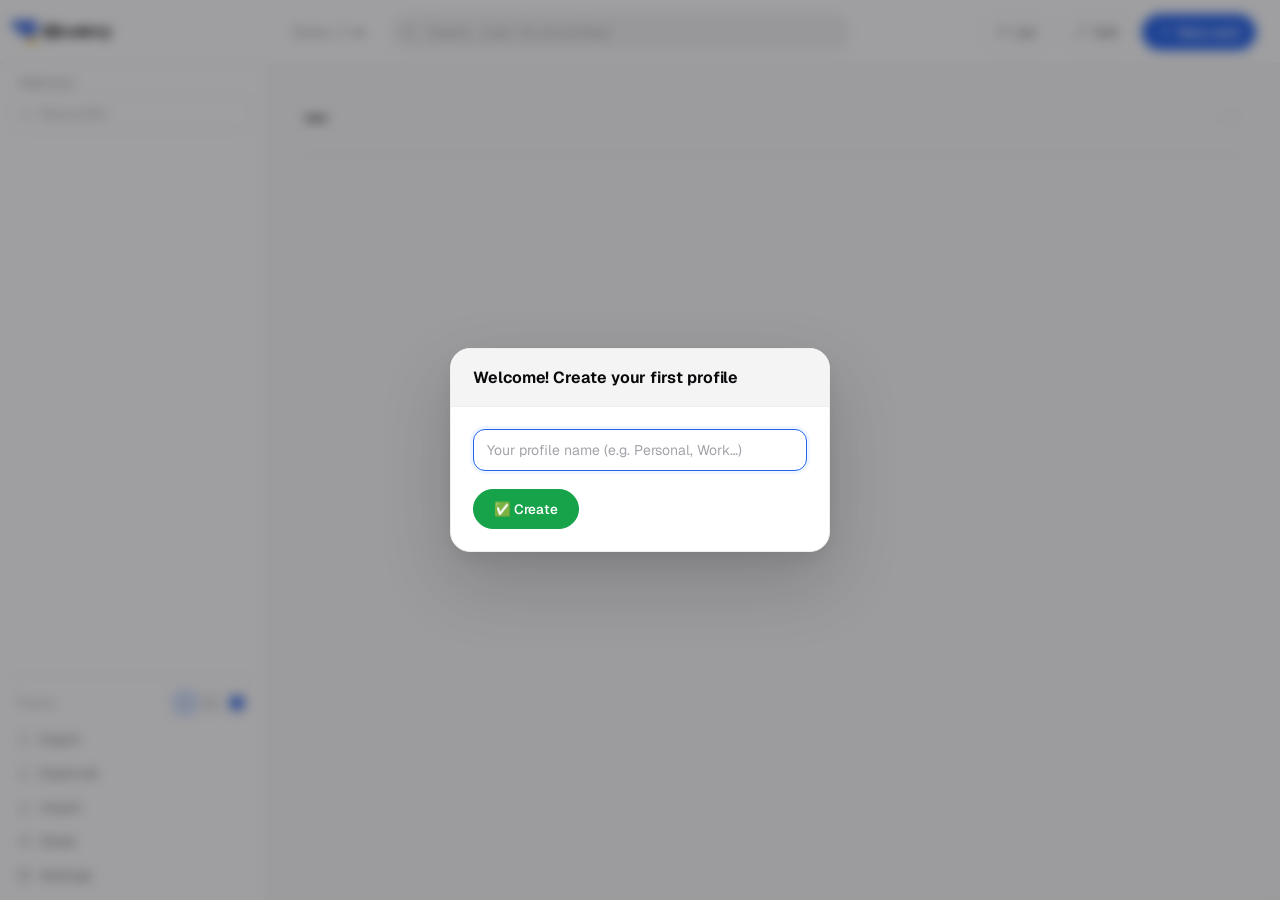
<file: import.html>
<!DOCTYPE html>
<html lang="en">
<head>
<meta charset="UTF-8">
<!-- Sécurité : bloque plugins, iframes, détournement de <base> et envoi de formulaires vers l'extérieur. -->
<meta http-equiv="Content-Security-Policy" content="object-src 'none'; base-uri 'self'; form-action 'self'; frame-src 'none'; script-src 'self' 'unsafe-inline' https://cloud.umami.is">
<meta name="viewport" content="width=device-width, initial-scale=1.0">
<title>Query — Knowledge Base</title>
<link rel="canonical" href="https://queryapp.fr/import.html">
<link rel="manifest" href="manifest.json">
<meta name="theme-color" content="#ffffff">
<!-- PWA iOS -->
<meta name="apple-mobile-web-app-capable" content="yes">
<meta name="apple-mobile-web-app-status-bar-style" content="default">
<meta name="apple-mobile-web-app-title" content="Query">
<link rel="apple-touch-icon" href="icons/icon180.png">
<link rel="apple-touch-icon" sizes="152x152" href="icons/icon192.png">
<link rel="apple-touch-icon" sizes="180x180" href="icons/icon180.png">
<!-- Favicon -->
<link rel="icon" type="image/png" sizes="192x192" href="icons/icon192.png">
<link rel="icon" type="image/png" href="query_icon_1024.png">
<link rel="preconnect" href="https://fonts.googleapis.com">
<link href="https://fonts.googleapis.com/css2?family=Geist:wght@300;400;500;600;700&family=Geist+Mono:wght@400;500&display=swap" rel="stylesheet">
<link rel="stylesheet" href="query.css">
<script defer src="https://cloud.umami.is/script.js" data-website-id="2ee77e98-b60b-4040-9e8a-dcb181661d1a"></script>
</head>
<body>

<div class="backdrop off" id="backdrop"></div>
<div class="sb-veil" id="sbVeil"></div>

<div id="app">

<!-- ══════════════ SIDEBAR ══════════════ -->
<aside id="sidebar">
  <div class="sb-head">
    <img src="query_logo_new.png"   class="sb-logo" id="logo-light" alt="Query">
    <img src="query_logo_white.png" class="sb-logo" id="logo-dark"  alt="Query">
  </div>

  <div class="sb-section">
    <div class="sb-sec-label" id="lbl-profiles">Profiles</div>
    <button class="sb-add-profile" id="newProfileBtn">
      <svg width="12" height="12" viewBox="0 0 24 24" fill="none" stroke="currentColor" stroke-width="2.5" stroke-linecap="round"><line x1="12" y1="5" x2="12" y2="19"/><line x1="5" y1="12" x2="19" y2="12"/></svg>
      <span id="lbl-np">New profile</span>
    </button>
  </div>
  <div id="profileList"></div>

  <div class="sb-divider"></div>
  <div class="sb-bottom">
    <div class="theme-row">
      <span class="theme-row-label" id="lbl-theme">Theme</span>
      <div class="theme-dots">
        <button class="tdot on" id="btn-light" title="Light">
          <svg viewBox="0 0 24 24" fill="none" stroke="currentColor" stroke-width="2"><circle cx="12" cy="12" r="5"/><line x1="12" y1="1" x2="12" y2="3"/><line x1="12" y1="21" x2="12" y2="23"/><line x1="4.22" y1="4.22" x2="5.64" y2="5.64"/><line x1="18.36" y1="18.36" x2="19.78" y2="19.78"/><line x1="1" y1="12" x2="3" y2="12"/><line x1="21" y1="12" x2="23" y2="12"/></svg>
        </button>
        <button class="tdot" id="btn-dark" title="Dark">
          <svg viewBox="0 0 24 24" fill="none" stroke="currentColor" stroke-width="2"><path d="M21 12.79A9 9 0 1 1 11.21 3 7 7 0 0 0 21 12.79z"/></svg>
        </button>
        <div class="tdot cp-wrap" id="btn-custom" title="Custom color">
          <div class="cdot" id="colorDot" style="background:#2563eb"></div>
          <input type="color" id="colorPicker" class="cp-input" value="#2563eb">
        </div>
      </div>
    </div>
    <button class="sb-btn" id="exportBtn">
      <svg width="14" height="14" viewBox="0 0 24 24" fill="none" stroke="currentColor" stroke-width="2" stroke-linecap="round"><path d="M21 15v4a2 2 0 0 1-2 2H5a2 2 0 0 1-2-2v-4"/><polyline points="17 8 12 3 7 8"/><line x1="12" y1="3" x2="12" y2="15"/></svg>
      <span id="lbl-export">Export</span>
    </button>
    <button class="sb-btn" id="exportAllBtn">
      <svg width="14" height="14" viewBox="0 0 24 24" fill="none" stroke="currentColor" stroke-width="2" stroke-linecap="round"><path d="M21 15v4a2 2 0 0 1-2 2H5a2 2 0 0 1-2-2v-4"/><polyline points="17 8 12 3 7 8"/><line x1="12" y1="3" x2="12" y2="15"/><rect x="9" y="3" width="6" height="3" rx="0.5" fill="currentColor" opacity="0.25" stroke="none"/></svg>
      <span id="lbl-export-all">Export all</span>
    </button>
    <button class="sb-btn" id="importBtn">
      <svg width="14" height="14" viewBox="0 0 24 24" fill="none" stroke="currentColor" stroke-width="2" stroke-linecap="round"><path d="M21 15v4a2 2 0 0 1-2 2H5a2 2 0 0 1-2-2v-4"/><polyline points="17 10 12 15 7 10"/><line x1="12" y1="15" x2="12" y2="3"/></svg>
      <span id="lbl-import">Import</span>
    </button>
    <input type="file" id="importFile" style="display:none" accept=".json" multiple>
    <button class="sb-btn" id="shareBtn">
      <svg width="14" height="14" viewBox="0 0 24 24" fill="none" stroke="currentColor" stroke-width="2" stroke-linecap="round"><circle cx="18" cy="5" r="3"/><circle cx="6" cy="12" r="3"/><circle cx="18" cy="19" r="3"/><line x1="8.59" y1="13.51" x2="15.42" y2="17.49"/><line x1="15.41" y1="6.51" x2="8.59" y2="10.49"/></svg>
      <span id="lbl-share">Share</span>
    </button>
    <button class="sb-btn" id="settingsBtn">
      <svg width="14" height="14" viewBox="0 0 24 24" fill="none" stroke="currentColor" stroke-width="2" stroke-linecap="round"><circle cx="12" cy="12" r="3"/><path d="M19.4 15a1.65 1.65 0 0 0 .33 1.82l.06.06a2 2 0 0 1 0 2.83 2 2 0 0 1-2.83 0l-.06-.06a1.65 1.65 0 0 0-1.82-.33 1.65 1.65 0 0 0-1 1.51V21a2 2 0 0 1-2 2 2 2 0 0 1-2-2v-.09A1.65 1.65 0 0 0 9 19.4a1.65 1.65 0 0 0-1.82.33l-.06.06a2 2 0 0 1-2.83 0 2 2 0 0 1 0-2.83l.06-.06a1.65 1.65 0 0 0 .33-1.82 1.65 1.65 0 0 0-1.51-1H3a2 2 0 0 1-2-2 2 2 0 0 1 2-2h.09A1.65 1.65 0 0 0 4.6 9a1.65 1.65 0 0 0-.33-1.82l-.06-.06a2 2 0 0 1 0-2.83 2 2 0 0 1 2.83 0l.06.06a1.65 1.65 0 0 0 1.82.33H9a1.65 1.65 0 0 0 1-1.51V3a2 2 0 0 1 2-2 2 2 0 0 1 2 2v.09a1.65 1.65 0 0 0 1 1.51 1.65 1.65 0 0 0 1.82-.33l.06-.06a2 2 0 0 1 2.83 0 2 2 0 0 1 0 2.83l-.06.06a1.65 1.65 0 0 0-.33 1.82V9a1.65 1.65 0 0 0 1.51 1H21a2 2 0 0 1 2 2 2 2 0 0 1-2 2h-.09a1.65 1.65 0 0 0-1.51 1z"/></svg>
      <span id="lbl-settings">Settings</span>
    </button>
  </div>
</aside>

<!-- ══════════════ MAIN ══════════════ -->
<div id="main">
  <!-- Topbar -->
  <div id="topbar">
    <button id="menuToggle">
      <svg width="16" height="16" viewBox="0 0 24 24" fill="none" stroke="currentColor" stroke-width="2" stroke-linecap="round"><line x1="3" y1="12" x2="21" y2="12"/><line x1="3" y1="6" x2="21" y2="6"/><line x1="3" y1="18" x2="21" y2="18"/></svg>
    </button>
    <div class="topbar-breadcrumb">
      <span class="topbar-breadcrumb-app">Query</span>
      <span class="topbar-breadcrumb-sep">/</span>
      <span id="tb-profile-name">—</span>
      <span id="liveBadge" class="live-badge off"><svg viewBox="0 0 24 24" fill="none" stroke="currentColor" stroke-width="2" stroke-linecap="round"><circle cx="12" cy="12" r="2"/><path d="M16.24 7.76a6 6 0 0 1 0 8.49"/><path d="M7.76 16.24a6 6 0 0 1 0-8.49"/><path d="M19.07 4.93a10 10 0 0 1 0 14.14"/><path d="M4.93 19.07a10 10 0 0 1 0-14.14"/></svg><span id="liveBadgeTxt"></span></span>
    </div>

    <div class="topbar-search">
      <svg class="topbar-search-icon" width="14" height="14" viewBox="0 0 24 24" fill="none" stroke="currentColor" stroke-width="2" stroke-linecap="round"><circle cx="11" cy="11" r="8"/><line x1="21" y1="21" x2="16.65" y2="16.65"/></svg>
      <input type="text" id="search" placeholder="Search... (use / for all profiles)">    </div>

    <div class="topbar-right">
      <div id="resultsCounter" class="off"></div>
      <button id="resetAllSizesBtn" class="tb-btn off" title="Reset all card sizes">
        <svg width="13" height="13" viewBox="0 0 24 24" fill="none" stroke="currentColor" stroke-width="2" stroke-linecap="round" stroke-linejoin="round"><path d="M3 12a9 9 0 1 0 3-6.7"/><polyline points="3 3 3 9 9 9"/></svg>
        <span class="btn-label" id="lbl-reset-all-sizes">Reset all sizes</span>
      </button>
      <button id="viewModeBtn" class="tb-btn" title="Switch view">
        <svg id="viewModeIcon" width="13" height="13" viewBox="0 0 24 24" fill="none" stroke="currentColor" stroke-width="2" stroke-linecap="round" stroke-linejoin="round"><line x1="8" y1="6" x2="21" y2="6"/><line x1="8" y1="12" x2="21" y2="12"/><line x1="8" y1="18" x2="21" y2="18"/><line x1="3" y1="6" x2="3.01" y2="6"/><line x1="3" y1="12" x2="3.01" y2="12"/><line x1="3" y1="18" x2="3.01" y2="18"/></svg>
        <span class="btn-label" id="lbl-viewmode">List</span>
      </button>
      <button id="editModeBtn" class="tb-btn" title="Edit layout">
        <svg width="13" height="13" viewBox="0 0 24 24" fill="none" stroke="currentColor" stroke-width="2" stroke-linecap="round" stroke-linejoin="round"><path d="M21 3h-6v6"/><path d="M3 21h6v-6"/><path d="M21 3l-7 7"/><path d="M3 21l7-7"/></svg>
        <span class="btn-label" id="lbl-editmode">Edit</span>
      </button>
      <button id="addBtn" class="tb-btn">
        <svg width="13" height="13" viewBox="0 0 24 24" fill="none" stroke="currentColor" stroke-width="2.5" stroke-linecap="round"><line x1="12" y1="5" x2="12" y2="19"/><line x1="5" y1="12" x2="19" y2="12"/></svg>
        <span class="btn-label" id="lbl-newcard">New card</span>
      </button>
    </div>
  </div>

  <!-- Content -->
  <div id="content">
    <div id="profileCover" class="profile-cover off">
      <div class="profile-cover-scrim"></div>
      <div class="profile-cover-hint off" id="coverRepositionHint"><span id="lbl-coverRepositionHint">Drag to reposition</span></div>
      <div class="profile-cover-actions" id="coverActions">
        <button id="coverRepositionBtn" class="cover-action-btn" type="button">
          <svg viewBox="0 0 24 24" fill="none" stroke="currentColor" stroke-width="2" stroke-linecap="round" stroke-linejoin="round"><polyline points="5 9 2 12 5 15"/><polyline points="9 5 12 2 15 5"/><polyline points="15 19 12 22 9 19"/><polyline points="19 9 22 12 19 15"/><line x1="2" y1="12" x2="22" y2="12"/><line x1="12" y1="2" x2="12" y2="22"/></svg>
          <span id="lbl-coverReposition">Reposition</span>
        </button>
        <button id="coverChangeBtn" class="cover-action-btn" type="button">
          <svg viewBox="0 0 24 24" fill="none" stroke="currentColor" stroke-width="2" stroke-linecap="round" stroke-linejoin="round"><path d="M3 16.5V19a2 2 0 0 0 2 2h14a2 2 0 0 0 2-2v-2.5"/><polyline points="7 8 12 3 17 8"/><line x1="12" y1="3" x2="12" y2="15"/></svg>
          <span id="lbl-coverChange">Change</span>
        </button>
        <button id="coverRemoveBtn" class="cover-action-btn cover-action-danger" type="button" title="Remove banner">
          <svg viewBox="0 0 24 24" fill="none" stroke="currentColor" stroke-width="2" stroke-linecap="round" stroke-linejoin="round"><polyline points="3 6 5 6 21 6"/><path d="M19 6l-1 14a2 2 0 0 1-2 2H8a2 2 0 0 1-2-2L5 6"/><path d="M10 11v6"/><path d="M14 11v6"/><path d="M9 6V4a1 1 0 0 1 1-1h4a1 1 0 0 1 1 1v2"/></svg>
        </button>
      </div>
      <div class="profile-cover-repo-actions off" id="coverRepositionActions">
        <button id="coverSavePosBtn" class="cover-action-btn cover-action-primary" type="button">
          <svg viewBox="0 0 24 24" fill="none" stroke="currentColor" stroke-width="2.5" stroke-linecap="round" stroke-linejoin="round"><polyline points="20 6 9 17 4 12"/></svg>
          <span id="lbl-coverSavePos">Save position</span>
        </button>
      </div>
    </div>
    <div class="content-header">
      <h1 class="content-title" id="content-title">—</h1>
      <button id="coverAddBtn" class="content-cover-add-btn off" type="button">
        <svg viewBox="0 0 24 24" fill="none" stroke="currentColor" stroke-width="2" stroke-linecap="round" stroke-linejoin="round"><rect x="3" y="3" width="18" height="18" rx="2"/><circle cx="9" cy="9" r="2"/><path d="M21 15l-5-5L5 21"/></svg>
        <span id="lbl-coverAdd">Cover</span>
      </button>
      <span class="content-subtitle" id="content-count"></span>
    </div>
    <div id="results"></div>
  </div>
</div><!-- /#main -->
<input type="file" id="coverFileInput" accept="image/*" style="display:none">

</div><!-- /#app -->

<!-- EDIT MODE BANNER -->

<!-- CARD MODAL -->
<div id="addModal" class="modal off">
  <div class="m-head">
    <h3 id="addModal-title">✏️ New card</h3>
    <button class="x-btn" id="cancelEntry">✕</button>
  </div>

  <!-- CARD COLOR PICKER -->
  <div id="cardColorPicker" class="card-color-picker" role="group" aria-label="Card color">
    <span class="ccp-label" id="lbl-cardColor">Color</span>
    <div class="ccp-swatches">
      <button class="ccp-sw ccp-sw-default on" data-color="" title="Default">
        <svg viewBox="0 0 24 24" fill="none" stroke="currentColor" stroke-width="2.5" stroke-linecap="round"><line x1="18" y1="6" x2="6" y2="18"/><line x1="6" y1="6" x2="18" y2="18"/></svg>
      </button>
      <button class="ccp-sw" data-color="yellow" style="background:#fef9c3;border-color:#fde68a" title="Yellow"></button>
      <button class="ccp-sw" data-color="green"  style="background:#dcfce7;border-color:#bbf7d0" title="Green"></button>
      <button class="ccp-sw" data-color="blue"   style="background:#dbeafe;border-color:#bfdbfe" title="Blue"></button>
      <button class="ccp-sw" data-color="pink"   style="background:#fce7f3;border-color:#fbcfe8" title="Pink"></button>
      <button class="ccp-sw" data-color="purple" style="background:#f3e8ff;border-color:#e9d5ff" title="Purple"></button>
      <button class="ccp-sw" data-color="orange" style="background:#ffedd5;border-color:#fed7aa" title="Orange"></button>
      <button class="ccp-sw" data-color="gray"   style="background:#f1f5f9;border-color:#e2e8f0" title="Gray"></button>
    </div>
  </div>

  <!-- FIXED EDITOR TOOLBAR -->
  <div id="editorToolbar" class="editor-toolbar" role="toolbar" aria-label="Editor">
    <!-- Block types -->
    <div class="et-group">
      <button class="et-btn" data-block="p" title="Paragraph">P</button>
      <button class="et-btn" data-block="h1" title="Heading 1" style="font-size:13px">H1</button>
      <button class="et-btn" data-block="h2" title="Heading 2" style="font-size:13px">H2</button>
      <button class="et-btn" data-block="h3" title="Heading 3" style="font-size:13px">H3</button>
    </div>
    <div class="et-sep"></div>
    <!-- Inline styles -->
    <div class="et-group">
      <button class="et-btn" data-cmd="bold" title="Bold (Ctrl+B)"><svg viewBox="0 0 24 24" fill="none" stroke="currentColor" stroke-width="2.5"><path d="M6 4h8a4 4 0 0 1 4 4 4 4 0 0 1-4 4H6z"/><path d="M6 12h9a4 4 0 0 1 4 4 4 4 0 0 1-4 4H6z"/></svg></button>
      <button class="et-btn" data-cmd="italic" title="Italic (Ctrl+I)"><svg viewBox="0 0 24 24" fill="none" stroke="currentColor" stroke-width="2.5"><line x1="19" y1="4" x2="10" y2="4"/><line x1="14" y1="20" x2="5" y2="20"/><line x1="15" y1="4" x2="9" y2="20"/></svg></button>
      <button class="et-btn" data-cmd="underline" title="Underline (Ctrl+U)"><svg viewBox="0 0 24 24" fill="none" stroke="currentColor" stroke-width="2.5"><path d="M6 3v7a6 6 0 0 0 12 0V3"/><line x1="4" y1="21" x2="20" y2="21"/></svg></button>
      <button class="et-btn" data-cmd="strikeThrough" title="Strikethrough"><svg viewBox="0 0 24 24" fill="none" stroke="currentColor" stroke-width="2.5" stroke-linecap="round"><path d="M4 12h16"/><path d="M17 7a4 4 0 0 0-4-3h-2a4 4 0 0 0 0 8h2"/><path d="M7 17a4 4 0 0 0 4 3h2a4 4 0 0 0 0-8"/></svg></button>
    </div>
    <div class="et-sep"></div>
    <!-- Lists -->
    <div class="et-group">
      <button class="et-btn" data-cmd="insertUnorderedList" title="Bulleted list"><svg viewBox="0 0 24 24" fill="none" stroke="currentColor" stroke-width="2" stroke-linecap="round"><line x1="9" y1="6" x2="20" y2="6"/><line x1="9" y1="12" x2="20" y2="12"/><line x1="9" y1="18" x2="20" y2="18"/><circle cx="4" cy="6" r="1.3" fill="currentColor"/><circle cx="4" cy="12" r="1.3" fill="currentColor"/><circle cx="4" cy="18" r="1.3" fill="currentColor"/></svg></button>
      <button class="et-btn" data-cmd="insertOrderedList" title="Numbered list"><svg viewBox="0 0 24 24" fill="none" stroke="currentColor" stroke-width="2" stroke-linecap="round"><line x1="10" y1="6" x2="20" y2="6"/><line x1="10" y1="12" x2="20" y2="12"/><line x1="10" y1="18" x2="20" y2="18"/><path d="M4 6h1v-2h-1" stroke-width="1.6"/><path d="M3 11h2l-2 2h2" stroke-width="1.6"/><path d="M3 16h2v1h-2v1h2" stroke-width="1.6"/></svg></button>
    </div>
    <div class="et-sep"></div>
    <!-- Blocks -->
    <div class="et-group">
      <button class="et-btn" data-block="blockquote" title="Quote"><svg viewBox="0 0 24 24" fill="none" stroke="currentColor" stroke-width="2" stroke-linecap="round"><path d="M6 9h4v6H6a2 2 0 0 1-2-2v-2a2 2 0 0 1 2-2z"/><path d="M14 9h4v6h-4a2 2 0 0 1-2-2v-2a2 2 0 0 1 2-2z"/></svg></button>
      <button class="et-btn" id="etCode" title="Code (inline if one line, block if multi-line)"><svg viewBox="0 0 24 24" fill="none" stroke="currentColor" stroke-width="2" stroke-linecap="round"><polyline points="16 18 22 12 16 6"/><polyline points="8 6 2 12 8 18"/></svg></button>
      <button class="et-btn" id="etHr" title="Separator line"><svg viewBox="0 0 24 24" fill="none" stroke="currentColor" stroke-width="2.5" stroke-linecap="round"><line x1="3" y1="12" x2="21" y2="12"/></svg></button>
      <button class="et-btn" id="etImg" title="Insert image"><svg viewBox="0 0 24 24" fill="none" stroke="currentColor" stroke-width="2" stroke-linecap="round" stroke-linejoin="round"><rect x="3" y="3" width="18" height="18" rx="2"/><circle cx="8.5" cy="8.5" r="1.5"/><polyline points="21 15 16 10 5 21"/></svg></button>
    </div>
    <div class="et-sep"></div>
    <!-- Alignment -->
    <div class="et-group">
      <button class="et-btn" data-cmd="justifyLeft" title="Align left"><svg viewBox="0 0 24 24" fill="none" stroke="currentColor" stroke-width="2" stroke-linecap="round"><line x1="3" y1="6" x2="21" y2="6"/><line x1="3" y1="12" x2="15" y2="12"/><line x1="3" y1="18" x2="18" y2="18"/></svg></button>
      <button class="et-btn" data-cmd="justifyCenter" title="Align center"><svg viewBox="0 0 24 24" fill="none" stroke="currentColor" stroke-width="2" stroke-linecap="round"><line x1="3" y1="6" x2="21" y2="6"/><line x1="6" y1="12" x2="18" y2="12"/><line x1="5" y1="18" x2="19" y2="18"/></svg></button>
      <button class="et-btn" data-cmd="justifyRight" title="Align right"><svg viewBox="0 0 24 24" fill="none" stroke="currentColor" stroke-width="2" stroke-linecap="round"><line x1="3" y1="6" x2="21" y2="6"/><line x1="9" y1="12" x2="21" y2="12"/><line x1="6" y1="18" x2="21" y2="18"/></svg></button>
    </div>
    <div class="et-sep"></div>
    <!-- Text color -->
    <div class="et-swatches" title="Text color">
      <button class="et-sw" data-color="#ef4444" style="background:#ef4444" title="Red"></button>
      <button class="et-sw" data-color="#f97316" style="background:#f97316" title="Orange"></button>
      <button class="et-sw" data-color="#eab308" style="background:#eab308" title="Yellow"></button>
      <button class="et-sw" data-color="#16a34a" style="background:#16a34a" title="Green"></button>
      <button class="et-sw" data-color="#2563eb" style="background:#2563eb" title="Blue"></button>
      <button class="et-sw" data-color="#7c3aed" style="background:#7c3aed" title="Purple"></button>
      <button class="et-sw et-sw-reset" data-color="" title="Reset text color">
        <svg width="9" height="9" viewBox="0 0 24 24" fill="none" stroke="currentColor" stroke-width="2.5" stroke-linecap="round"><line x1="18" y1="6" x2="6" y2="18"/><line x1="6" y1="6" x2="18" y2="18"/></svg>
      </button>
    </div>
    <div class="et-sep"></div>
    <!-- Highlight -->
    <div class="et-swatches" title="Highlight">
      <button class="et-hl" data-color="#fef08a" style="background:#fef08a" title="Yellow"></button>
      <button class="et-hl" data-color="#bbf7d0" style="background:#bbf7d0" title="Green"></button>
      <button class="et-hl" data-color="#bfdbfe" style="background:#bfdbfe" title="Blue"></button>
      <button class="et-hl" data-color="#e9d5ff" style="background:#e9d5ff" title="Purple"></button>
      <button class="et-hl" data-color="#fecdd3" style="background:#fecdd3" title="Pink"></button>
      <button class="et-hl et-hl-reset" data-color="" title="Remove highlight">
        <svg width="9" height="9" viewBox="0 0 24 24" fill="none" stroke="currentColor" stroke-width="2.5" stroke-linecap="round"><line x1="18" y1="6" x2="6" y2="18"/><line x1="6" y1="6" x2="18" y2="18"/></svg>
      </button>
    </div>
    <div class="et-sep"></div>
    <!-- Clear -->
    <div class="et-group">
      <button class="et-btn" data-cmd="removeFormat" title="Clear formatting"><svg viewBox="0 0 24 24" fill="none" stroke="currentColor" stroke-width="2" stroke-linecap="round"><path d="M20 20H7L3 16l10-10 7 7-3.5 3.5"/><path d="M6.5 17.5l3-3"/></svg></button>
    </div>
  </div>

  <div class="m-body">
    <div id="newEntry" class="rich-editor rich-content" contenteditable="true" data-ph="💡 Write your new card here...&#10;• # for a tag&#10;• ! to link another card&#10;• / in the search bar to look across every profile"></div>
  </div>
  <div class="m-foot">
    <button class="btn btn-ok" id="saveEntry">✅ Save</button>
    <button class="btn btn-del off" id="deleteEntry">🗑️ Delete</button>
    <button class="btn btn-ghost" style="margin-left:auto" id="cancelEntry2">Cancel</button>
  </div>
</div>

<!-- PROFILE MODAL -->
<div id="profileModal" class="modal off">
  <div class="m-head">
    <h3 id="profileModal-title">📁 New profile</h3>
    <button class="x-btn" id="cancelProfile">✕</button>
  </div>
  <div class="m-body">
    <input type="text" id="profileName" class="m-input" placeholder="Profile name..." maxlength="25">
    <div style="display:flex;gap:8px">
      <button class="btn btn-ok" id="createProfile">✅ Create</button>
      <button class="btn btn-ghost" id="cancelProfile2">Cancel</button>
    </div>
  </div>
</div>

<!-- CONFIRM MODAL — generic in-app confirm dialog (replaces window.confirm) -->
<div id="confirmModal" class="modal off">
  <div class="m-head">
    <h3>🗑️ <span id="confirmModal-title"></span></h3>
    <button class="x-btn" id="confirmModalClose">✕</button>
  </div>
  <div class="m-body">
    <p id="confirmModal-msg"></p>
    <div>
      <button class="btn btn-ghost" id="confirmModalCancel"></button>
      <button class="btn btn-del" id="confirmModalOk"></button>
    </div>
  </div>
</div>

<!-- SETTINGS MODAL -->
<div id="settingsModal" class="modal off">
  <div class="m-head"><h3>⚙️ <span id="lbl-settings-title">Settings</span></h3><button class="x-btn" id="closeSettings">✕</button></div>

  <!-- Tab bar -->
  <div class="s-tab-bar" id="settingsTabBar">
    <button class="stab on" data-tab="stats">
      <svg width="13" height="13" viewBox="0 0 24 24" fill="none" stroke="currentColor" stroke-width="2" stroke-linecap="round"><line x1="18" y1="20" x2="18" y2="10"/><line x1="12" y1="20" x2="12" y2="4"/><line x1="6" y1="20" x2="6" y2="14"/></svg>
      <span id="lbl-stab-stats">Stats</span>
    </button>
    <button class="stab" data-tab="general">
      <svg width="13" height="13" viewBox="0 0 24 24" fill="none" stroke="currentColor" stroke-width="2" stroke-linecap="round"><circle cx="12" cy="12" r="3"/><path d="M19.4 15a1.65 1.65 0 0 0 .33 1.82l.06.06a2 2 0 0 1-2.83 2.83l-.06-.06a1.65 1.65 0 0 0-1.82-.33 1.65 1.65 0 0 0-1 1.51V21a2 2 0 0 1-4 0v-.09A1.65 1.65 0 0 0 9 19.4a1.65 1.65 0 0 0-1.82.33l-.06.06a2 2 0 0 1-2.83-2.83l.06-.06A1.65 1.65 0 0 0 4.68 15a1.65 1.65 0 0 0-1.51-1H3a2 2 0 0 1 0-4h.09A1.65 1.65 0 0 0 4.6 9a1.65 1.65 0 0 0-.33-1.82l-.06-.06a2 2 0 0 1 2.83-2.83l.06.06A1.65 1.65 0 0 0 9 4.68a1.65 1.65 0 0 0 1-1.51V3a2 2 0 0 1 4 0v.09a1.65 1.65 0 0 0 1 1.51 1.65 1.65 0 0 0 1.82-.33l.06-.06a2 2 0 0 1 2.83 2.83l-.06.06A1.65 1.65 0 0 0 19.4 9a1.65 1.65 0 0 0 1.51 1H21a2 2 0 0 1 0 4h-.09a1.65 1.65 0 0 0-1.51 1z"/></svg>
      <span id="lbl-stab-general">General</span>
    </button>
    <button class="stab" data-tab="export">
      <svg width="13" height="13" viewBox="0 0 24 24" fill="none" stroke="currentColor" stroke-width="2" stroke-linecap="round"><path d="M21 15v4a2 2 0 0 1-2 2H5a2 2 0 0 1-2-2v-4"/><polyline points="7 10 12 15 17 10"/><line x1="12" y1="15" x2="12" y2="3"/></svg>
      <span id="lbl-stab-export">Export</span>
    </button>
    <button class="stab" data-tab="profiles">
      <svg width="13" height="13" viewBox="0 0 24 24" fill="none" stroke="currentColor" stroke-width="2" stroke-linecap="round"><path d="M17 21v-2a4 4 0 0 0-4-4H5a4 4 0 0 0-4 4v2"/><circle cx="9" cy="7" r="4"/><path d="M23 21v-2a4 4 0 0 0-3-3.87"/><path d="M16 3.13a4 4 0 0 1 0 7.75"/></svg>
      <span id="lbl-stab-profiles">Profiles</span>
    </button>
    <button class="stab" data-tab="help">
      <svg width="13" height="13" viewBox="0 0 24 24" fill="none" stroke="currentColor" stroke-width="2" stroke-linecap="round"><circle cx="12" cy="12" r="10"/><path d="M9.09 9a3 3 0 0 1 5.83 1c0 2-3 3-3 3"/><line x1="12" y1="17" x2="12.01" y2="17"/></svg>
      <span id="lbl-stab-help">Help</span>
    </button>
  </div>

  <!-- ① Statistics -->
  <div class="s-panel on" id="spanel-stats">
    <div class="s-group-label" id="lbl-statistics">Statistics</div>
    <div id="statsContent"></div>
  </div>

  <!-- ② General -->
  <div class="s-panel" id="spanel-general">
    <div class="s-group-label" id="lbl-general">General</div>
    <div class="s-section">
      <div class="s-row">
        <div class="s-item-l">
          <svg width="14" height="14" viewBox="0 0 24 24" fill="none" stroke="currentColor" stroke-width="2" stroke-linecap="round"><circle cx="12" cy="12" r="10"/><line x1="2" y1="12" x2="22" y2="12"/><path d="M12 2a15.3 15.3 0 0 1 4 10 15.3 15.3 0 0 1-4 10 15.3 15.3 0 0 1-4-10 15.3 15.3 0 0 1 4-10z"/></svg>
          <span id="lbl-language">Language</span>
        </div>
        <select id="langSelect" class="lang-sel">
          <option value="en">English</option>
          <option value="fr">Français</option>
        </select>
      </div>
    </div>
  </div>

  <!-- ③ Export -->
  <div class="s-panel" id="spanel-export">
    <div class="s-group-label" id="lbl-exportSection">Export</div>
    <div class="s-section">
      <div class="s-row">
        <div class="s-item-l">
          <svg width="14" height="14" viewBox="0 0 24 24" fill="none" stroke="currentColor" stroke-width="2" stroke-linecap="round"><path d="M22 19a2 2 0 0 1-2 2H4a2 2 0 0 1-2-2V5a2 2 0 0 1 2-2h5l2 3h9a2 2 0 0 1 2 2z"/></svg>
          <span id="lbl-exportFolder">Save location</span>
        </div>
        <button class="s-mini-btn" id="chooseExportDirBtn"><span id="lbl-chooseFolder">Choose folder…</span></button>
      </div>
      <div class="s-row" id="exportDirRow" style="display:none">
        <div class="s-folder-path">📂 <span id="exportDirName"></span></div>
        <button class="x-btn" id="clearExportDirBtn" title="Reset">✕</button>
      </div>
      <div class="s-row-hint" id="lbl-exportFolderHint">Exported JSON files are saved straight to this folder instead of your browser's downloads.</div>
      <div class="s-row-hint" id="exportDirUnsupported" style="display:none">
        <span id="lbl-exportFolderUnsupported">Your browser doesn't support choosing a folder — files will be downloaded normally.</span>
      </div>
    </div>
  </div>

  <!-- ④ Profiles -->
  <div class="s-panel" id="spanel-profiles">
    <div class="s-group-label" id="lbl-profilesSection">Profiles</div>
    <div class="s-section" id="sprofiles-list"></div>
  </div>

  <!-- ⑤ Help -->
  <div class="s-panel" id="spanel-help">
    <div class="s-group-label" id="lbl-helpSection">Help</div>
    <div class="s-section">
      <div class="s-row">
        <div class="s-item-l">
          <svg width="14" height="14" viewBox="0 0 24 24" fill="none" stroke="currentColor" stroke-width="2" stroke-linecap="round"><circle cx="12" cy="12" r="10"/><polygon points="16.24 7.76 14.12 14.12 7.76 16.24 9.88 9.88 16.24 7.76"/></svg>
          <span id="lbl-guidedTour">Guided tour</span>
        </div>
        <button class="s-mini-btn" id="startTourBtn"><span id="lbl-startTour">Start</span></button>
      </div>
      <div class="s-row-hint" id="lbl-guidedTourHint">Take a quick tour of the app's features — you can restart it anytime.</div>
    </div>
  </div>
</div>

<!-- PSEUDO MODAL — demandé à l'arrivée via un lien d'invitation -->
<div id="pseudoModal" class="modal off">
  <div class="m-head"><h3>👤 <span id="pseudoModal-title"></span></h3><button class="x-btn" id="pseudoModalClose">✕</button></div>
  <div class="share-body">
    <p id="pseudoModalTxt" class="share-instr"></p>
    <input type="text" id="pseudoModalInput" class="live-pseudo-input" maxlength="20">
    <button id="pseudoModalOk" class="share-pbtn"></button>
  </div>
</div>

<!-- SHARE MODAL -->
<div id="shareModal" class="modal off">
  <div class="m-head"><h3>📡 <span id="shareModal-title">Share via device</span></h3><button class="x-btn" id="closeShare">✕</button></div>
  <div class="share-body">
    <div class="share-tabs">
      <button class="s-tab on" id="tab-send"><span class="s-tab-icon">📤</span><span id="lbl-send">Send</span></button>
      <button class="s-tab" id="tab-recv"><span class="s-tab-icon">📥</span><span id="lbl-recv">Receive</span></button>
      <button class="s-tab" id="tab-live"><span class="s-tab-icon">📡</span><span id="lbl-live">Share</span></button>
    </div>
    <div id="sendPanel" class="share-panel">
      <p id="sendInstr" class="share-instr">Click "Generate code" to get a connection code.</p>
      <button id="genCodeBtn" class="share-pbtn">🔑 Generate code</button>
      <div id="codeDisplay" class="code-display off">
        <div class="code-box"><span id="myCode" class="peer-code">------</span><button id="copyCodeBtn" class="copy-code-btn" title="Copy">📋</button></div>
        <div id="qrWrap" class="qr-wrap off">
          <div class="qr-box"><div id="qrCode"></div></div>
          <p id="qrHint" class="qr-hint">Or scan with a phone camera to open Query and import this profile</p>
        </div>
        <p id="waitMsg" class="share-status waiting">⏳ Waiting...</p>
      </div>
      <div id="sendOk" class="share-status success off">✅ Profile sent!</div>
    </div>
    <div id="recvPanel" class="share-panel off">
      <div id="pwaNotice" class="share-status notice off">
        <p id="pwaNoticeTxt"></p>
        <div class="pwa-notice-code"><span id="pwaNoticeCode" class="peer-code small"></span><button id="pwaCopyCodeBtn" class="copy-code-btn" title="Copy">📋</button></div>
        <button id="pwaImportAnyway" class="pwa-anyway-btn"></button>
      </div>
      <p id="recvInstr" class="share-instr">Enter the code from the other device.</p>
      <div class="ci-row">
        <input type="text" id="peerInput" class="peer-input" placeholder="4F2A9B" maxlength="6">
        <button id="connectBtn" class="share-pbtn">🔗 Connect</button>
      </div>
      <p id="connectingMsg" class="share-status waiting off">⏳ Connecting...</p>
      <div id="recvOk" class="share-status success off"></div>
      <div id="recvErr" class="share-status error off">❌ <span id="recvErrTxt"></span></div>
    </div>
    <div id="livePanel" class="share-panel off">
      <p id="liveInstr" class="share-instr"></p>
      <div class="live-pseudo-row"><label id="livePseudoLbl" for="livePseudoInput"></label><input type="text" id="livePseudoInput" class="live-pseudo-input" maxlength="20"></div>
      <div id="liveOffView">
        <p id="liveJoinInstr" class="share-instr"></p>
        <div class="ci-row">
          <input type="text" id="liveCodeInput" class="peer-input" placeholder="ABC123-XYZ456" maxlength="17">
          <button id="liveJoinBtn" class="share-pbtn"></button>
        </div>
        <div id="liveErr" class="share-status error off"></div>
      </div>
      <div id="liveOnView" class="off">
        <p id="liveCurrentTxt" class="share-instr"></p>
        <div id="liveMembers" class="live-members"></div>
        <p id="liveInviteLbl" class="share-instr"></p>
        <div class="live-code-row"><span id="liveMyCode" class="peer-code small"></span><button id="liveCopyBtn" class="copy-code-btn" title="Copy">📋</button></div>
        <button id="liveLinkBtn" class="share-pbtn"></button>
        <p id="liveStatusTxt" class="share-status waiting"></p>
        <p id="liveHostHint" class="share-instr"></p>
        <button id="liveStopBtn" class="share-pbtn danger"></button>
      </div>
    </div>
  </div>
</div>

<div id="toast" class="toast"></div>

<!-- CARD LINK PREVIEW PANEL — opened by clicking a "!mention" link; keeps the origin card untouched -->
<div id="linkPanelVeil" class="link-panel-veil"></div>
<div id="linkPanel" class="link-panel" role="dialog" aria-label="Linked card">
  <div class="link-panel-head">
    <div class="link-panel-crumbs" id="linkCrumbs"></div>
    <button class="x-btn" id="closeLinkPanel" title="Close">✕</button>
  </div>
  <div class="link-panel-body">
    <div class="link-panel-meta">
      <span class="profile-badge" id="linkPanelProfile"></span>
      <span class="link-panel-date" id="linkPanelDate"></span>
    </div>
    <div class="link-panel-content rich-content" id="linkPanelContent"></div>
  </div>
  <div class="link-panel-foot">
    <button class="btn btn-ghost" id="linkPanelCopy">📋 <span id="lbl-linkCopy">Copy</span></button>
    <button class="btn btn-ghost" id="linkPanelPdf">📄 <span id="lbl-linkPdf">PDF</span></button>
    <button class="btn btn-ok" id="linkPanelEdit">✏️ <span id="lbl-linkEdit">Edit</span></button>
  </div>
</div>

<!-- GUIDED TOUR — modern step-by-step onboarding, replaces the old "👋 Welcome" demo profile -->
<div id="tourModal" class="modal off tour-modal" role="dialog" aria-label="Guided tour">
  <div class="tour-head">
    <span class="tour-counter" id="tourCounter"></span>
    <button class="x-btn" id="closeTour" title="Close">✕</button>
  </div>
  <div class="tour-body">
    <div class="tour-content" id="tourContent">
      <div class="tour-icon" id="tourIcon"></div>
      <h3 class="tour-title" id="tourTitle"></h3>
      <p class="tour-desc" id="tourDesc"></p>
    </div>
  </div>
  <div class="tour-dots" id="tourDots"></div>
  <div class="tour-foot">
    <button class="btn btn-ghost" id="tourSkip"></button>
    <div class="tour-nav-btns">
      <button class="x-btn tour-arrow" id="tourPrev" title="Previous">‹</button>
      <button class="btn btn-ok" id="tourNext"></button>
    </div>
  </div>
</div>

<script src="purify.min.js"></script>
<!-- PeerJS 1.5.4 et QRCode.js 1.0.0, hébergés avec le site : disponibles hors ligne, aucune dépendance à un CDN. -->
<script src="peerjs.min.js"></script>
<script src="qrcode.min.js"></script>
<script src="query.js"></script>
</body>
</html>
</file>
<file: query.css>
/* ════════════════════════════════════════════════════════
   TOKENS
════════════════════════════════════════════════════════ */
:root {
  --c-bg:       #fafafa;
  --c-sidebar:  #ffffff;
  --c-surface:  #ffffff;
  --c-surf2:    #f4f4f5;
  --c-border:   #eeeeef;
  --c-border2:  #e0e0e2;
  --c-text:     #09090b;
  --c-text2:    #6f6f76;
  --c-text3:    #a3a3aa;
  --c-accent:   #2563eb;
  --c-accent-h: #1d4ed8;
  --c-accent-l: #eff6ff;
  --c-accent-b: #bfdbfe;
  --c-ok:       #16a34a;
  --c-err:      #dc2626;
  --c-pin:      #2563eb;
  --c-pin-bg:   #eff6ff;
  /* Card color palette (pastel backgrounds + subtle border) */
  --cc-yellow-bg: #fef9c3; --cc-yellow-bd: #fde68a; --cc-yellow-fg: #854d0e;
  --cc-green-bg:  #dcfce7; --cc-green-bd:  #bbf7d0; --cc-green-fg:  #166534;
  --cc-blue-bg:   #dbeafe; --cc-blue-bd:   #bfdbfe; --cc-blue-fg:   #1e40af;
  --cc-pink-bg:   #fce7f3; --cc-pink-bd:   #fbcfe8; --cc-pink-fg:   #9d174d;
  --cc-purple-bg: #f3e8ff; --cc-purple-bd: #e9d5ff; --cc-purple-fg: #6b21a8;
  --cc-orange-bg: #ffedd5; --cc-orange-bd: #fed7aa; --cc-orange-fg: #9a3412;
  --cc-gray-bg:   #f1f5f9; --cc-gray-bd:   #e2e8f0; --cc-gray-fg:   #334155;
  --s-sm: 0 1px 3px rgba(15,15,20,.06), 0 1px 2px rgba(15,15,20,.04);
  --s-md: 0 12px 28px rgba(15,15,20,.10), 0 3px 8px rgba(15,15,20,.05);
  --s-lg: 0 30px 70px rgba(15,15,20,.18), 0 8px 20px rgba(15,15,20,.07);
  --sidebar-w: 264px;
  --topbar-h:  64px;
  --r-sm: 8px;
  --r: 12px;
  --r2: 20px;
  --r-full: 999px;
  --ease: cubic-bezier(.16,1,.3,1);
}

body.dark {
  --c-bg:       #0a0a0b;
  --c-sidebar:  #131315;
  --c-surface:  #19191c;
  --c-surf2:    #131315;
  --c-border:   #232326;
  --c-border2:  #35353a;
  --c-text:     #f5f5f5;
  --c-text2:    #a8a8b0;
  --c-text3:    #6b6b73;
  --c-accent-l: rgba(59,130,246,.16);
  --c-accent-b: rgba(59,130,246,.42);
  --c-pin-bg:   rgba(59,130,246,.16);
  /* Card colors — enough opacity to be visible on dark surfaces */
  --cc-yellow-bg: rgba(234,179,8,.20);  --cc-yellow-bd: rgba(234,179,8,.48);  --cc-yellow-fg: #fef08a;
  --cc-green-bg:  rgba(34,197,94,.16);  --cc-green-bd:  rgba(34,197,94,.42);  --cc-green-fg:  #86efac;
  --cc-blue-bg:   rgba(59,130,246,.18); --cc-blue-bd:   rgba(59,130,246,.48); --cc-blue-fg:   #93c5fd;
  --cc-pink-bg:   rgba(236,72,153,.18); --cc-pink-bd:   rgba(236,72,153,.46); --cc-pink-fg:   #f9a8d4;
  --cc-purple-bg: rgba(168,85,247,.18); --cc-purple-bd: rgba(168,85,247,.46); --cc-purple-fg: #d8b4fe;
  --cc-orange-bg: rgba(249,115,22,.18); --cc-orange-bd: rgba(249,115,22,.46); --cc-orange-fg: #fdba74;
  --cc-gray-bg:   rgba(180,180,180,.14); --cc-gray-bd:  rgba(180,180,180,.36); --cc-gray-fg:  #cbd5e1;
  --s-sm: 0 1px 3px rgba(0,0,0,.4);
  --s-md: 0 6px 18px rgba(0,0,0,.55);
  --s-lg: 0 28px 56px rgba(0,0,0,.65);
}

body.custom {
  --c-bg:      var(--cx-bg);
  --c-sidebar: var(--cx-panel);
  --c-surface: var(--cx-card);
  --c-surf2:   var(--cx-card);
  --c-border:  rgba(255,255,255,.12);
  --c-border2: rgba(255,255,255,.2);
  --c-text:    #fff;
  --c-text2:   rgba(255,255,255,.65);
  --c-text3:   rgba(255,255,255,.3);
  --c-accent-l: rgba(255,255,255,.08);
  --c-accent-b: rgba(255,255,255,.2);
  --c-pin-bg:  rgba(37,99,235,.2);
}

*, *::before, *::after { box-sizing: border-box; margin: 0; padding: 0; }

body {
  font-family: 'Geist', -apple-system, BlinkMacSystemFont, sans-serif;
  background: var(--c-bg);
  color: var(--c-text);
  min-height: 100vh;
  transition: background .2s, color .2s;
  overflow-x: hidden;
  -webkit-font-smoothing: antialiased;
  -moz-osx-font-smoothing: grayscale;
  text-rendering: optimizeLegibility;
}

/* ════════════════════════════════════════════════════════
   APP SHELL
════════════════════════════════════════════════════════ */
#app { display: flex; min-height: 100vh; }

/* ─── SIDEBAR ─── */
#sidebar {
  width: var(--sidebar-w);
  flex-shrink: 0;
  background: var(--c-sidebar);
  border-right: none;
  display: flex;
  flex-direction: column;
  position: fixed;
  inset: 0 auto 0 0;
  z-index: 200;
  transition: background .2s, border-color .2s, transform .28s cubic-bezier(.4,0,.2,1);
  overflow: hidden;
}
body.dark #sidebar { border-right: 1px solid var(--c-border); }

.sb-head {
  padding: 0 12px;
  height: var(--topbar-h);
  display: flex;
  align-items: center;
  border-bottom: 1px solid var(--c-border);
  flex-shrink: 0;
}
.sb-logo { height: 22px; display: none; }
.sb-logo.on { display: block; }

.sb-section { padding: 12px 10px 4px; flex-shrink: 0; }
.sb-sec-label {
  font-size: 10.5px;
  font-weight: 650;
  letter-spacing: .07em;
  text-transform: uppercase;
  color: var(--c-text3);
  padding: 0 8px;
  margin-bottom: 4px;
}

#profileList {
  flex: 1;
  overflow-y: auto;
  padding: 2px 10px 8px;
  display: flex;
  flex-direction: column;
  gap: 2px;
  min-height: 0;
}
#profileList::-webkit-scrollbar { width: 4px; }
#profileList::-webkit-scrollbar-thumb { background: var(--c-border2); border-radius: 4px; }

.p-row {
  display: flex;
  align-items: center;
  gap: 8px;
  padding: 7px 9px;
  border-radius: var(--r);
  cursor: pointer;
  color: var(--c-text2);
  font-size: 13.5px;
  font-weight: 480;
  border: 1px solid transparent;
  transition: background .12s, color .12s, border-color .12s;
  min-width: 0;
}
.p-row:hover { background: var(--c-surf2); color: var(--c-text); }
.p-row.active {
  background: var(--c-accent-l);
  color: var(--c-accent);
  border-color: var(--c-accent-b);
  font-weight: 600;
}
.p-row-icon {
  font-size: 13px; flex-shrink: 0;
  width: 22px; height: 22px;
  display: flex; align-items: center; justify-content: center;
  background: var(--c-surf2);
  border-radius: var(--r-sm);
  line-height: 1;
}
.p-row.active .p-row-icon { background: rgba(255,255,255,.5); }
body.dark .p-row.active .p-row-icon { background: rgba(255,255,255,.12); }
.p-row-name { flex: 1; white-space: nowrap; overflow: hidden; text-overflow: ellipsis; }
.p-row-count {
  font-size: 10px;
  font-family: 'Geist Mono', monospace;
  color: var(--c-text3);
  background: var(--c-border);
  border-radius: 20px;
  padding: 1px 6px;
  flex-shrink: 0;
}
.p-row.active .p-row-count { background: var(--c-accent-b); color: var(--c-accent); }
.p-row-del {
  opacity: 0;
  width: 18px; height: 18px;
  border: none; background: transparent;
  color: var(--c-text3);
  cursor: pointer;
  border-radius: 4px;
  display: flex; align-items: center; justify-content: center;
  flex-shrink: 0;
  transition: all .12s;
}
.p-row:hover .p-row-del { opacity: 1; }
.p-row-del:hover { background: #fee2e2; color: var(--c-err); transform: none; box-shadow: none; }
.p-row-del svg { width: 10px; height: 10px; pointer-events: none; }

/* Live-share button on each profile row — mirrors .p-row-del */
.p-row-live {
  opacity: 0;
  width: 18px; height: 18px;
  border: none; background: transparent;
  color: var(--c-text3);
  cursor: pointer;
  border-radius: 4px;
  display: flex; align-items: center; justify-content: center;
  flex-shrink: 0;
  transition: all .12s;
}
.p-row:hover .p-row-live { opacity: 1; }
.p-row-live:hover { background: rgba(139,92,246,.12); color: #8b5cf6; transform: none; box-shadow: none; }
.p-row-live svg { width: 11px; height: 11px; pointer-events: none; }
/* Profile currently shared live: icon always visible, static and subtle */
.p-row.live-on .p-row-live { opacity: .55; color: #8b5cf6; }
.p-row.live-on:hover .p-row-live { opacity: 1; }

/* Profile drag-to-reorder handle — only visible in edit mode */
.p-row-drag { display: none; flex-shrink: 0; width: 16px; height: 16px; align-items: center; justify-content: center; cursor: grab; color: var(--c-text2); border-radius: 3px; opacity: 0.55; transition: opacity .12s, background .12s, color .12s; }
.p-row-drag svg { width: 11px; height: 11px; pointer-events: none; }
.p-row-drag:active { cursor: grabbing; }
#profileList.edit-mode .p-row-drag { display: flex; }
#profileList.edit-mode .p-row:hover .p-row-drag { opacity: 0.9; color: var(--c-text); }
#profileList.edit-mode .p-row-drag:hover { opacity: 1; color: var(--c-accent); background: var(--c-surf2); }
.p-row.dragging-profile { opacity: 0.35; }
.p-row.drag-over-before { border-top: 2px solid var(--c-accent) !important; }
.p-row.drag-over-after { border-bottom: 2px solid var(--c-accent) !important; }

.sb-add-profile {
  display: flex;
  align-items: center;
  gap: 8px;
  padding: 8px 9px;
  margin: 6px 0 0 0;
  border-radius: var(--r);
  border: 1px dashed var(--c-border2);
  background: transparent;
  color: var(--c-text3);
  font-size: 12.5px;
  font-family: 'Geist', sans-serif;
  cursor: pointer;
  transition: all .15s;
  width: 100%;
  text-align: left;
}
.sb-add-profile:hover {
  color: var(--c-accent);
  border-color: var(--c-accent-b);
  background: var(--c-accent-l);
  transform: none; box-shadow: none;
}

.sb-divider { height: 1px; background: var(--c-border); margin: 4px 8px; flex-shrink: 0; }

.sb-bottom { padding: 8px; flex-shrink: 0; }

.sb-btn {
  display: flex;
  align-items: center;
  gap: 9px;
  width: 100%;
  padding: 8px 9px;
  border-radius: var(--r);
  border: none;
  background: transparent;
  color: var(--c-text2);
  font-size: 13.5px;
  font-family: 'Geist', sans-serif;
  cursor: pointer;
  text-align: left;
  transition: background .12s, color .12s;
}
.sb-btn:hover { background: var(--c-surf2); color: var(--c-text); transform: none; box-shadow: none; }
.sb-btn svg { flex-shrink: 0; opacity: .6; }
.sb-btn:hover svg { opacity: 1; }

/* Theme switcher in sidebar */
.theme-row {
  display: flex;
  align-items: center;
  padding: 4px 8px 8px;
  gap: 6px;
}
.theme-row-label {
  font-size: 12px;
  color: var(--c-text3);
  flex: 1;
}
.theme-dots { display: flex; gap: 4px; }
.tdot {
  width: 22px; height: 22px;
  border-radius: 6px;
  border: 1.5px solid var(--c-border);
  background: var(--c-surf2);
  cursor: pointer;
  display: flex; align-items: center; justify-content: center;
  color: var(--c-text3);
  transition: all .12s;
  position: relative;
}
.tdot svg { width: 12px; height: 12px; }
.tdot:hover { border-color: var(--c-accent); color: var(--c-accent); transform: scale(1.1); box-shadow: none; }
.tdot.on { border-color: var(--c-accent); background: var(--c-accent-l); color: var(--c-accent); }
.cp-wrap { position: relative; overflow: hidden; }
.cp-input { position: absolute; inset: 0; opacity: 0; cursor: pointer; border: none; width: 100%; height: 100%; }
.cdot { width: 14px; height: 14px; border-radius: 50%; pointer-events: none; }

/* ─── MAIN ─── */
#main {
  margin-left: var(--sidebar-w);
  flex: 1;
  display: flex;
  flex-direction: column;
  min-height: 100vh;
  min-width: 0;
}

/* ─── TOPBAR ─── */
#topbar {
  height: var(--topbar-h);
  background: color-mix(in srgb, var(--c-sidebar) 88%, transparent);
  border-bottom: 1px solid var(--c-border);
  display: flex;
  align-items: center;
  gap: 10px;
  padding: 0 24px 0 28px;
  position: sticky;
  top: 0;
  z-index: 100;
  backdrop-filter: blur(14px) saturate(1.4);
  -webkit-backdrop-filter: blur(14px) saturate(1.4);
  transition: background .2s, border-color .2s;
}

#menuToggle {
  display: none;
  width: 34px; height: 34px;
  border: 1px solid var(--c-border);
  border-radius: var(--r-sm);
  background: var(--c-surface);
  color: var(--c-text2);
  cursor: pointer;
  align-items: center; justify-content: center;
  flex-shrink: 0;
}
#menuToggle svg { pointer-events: none; }

.topbar-breadcrumb {
  display: flex;
  align-items: center;
  gap: 6px;
  font-size: 14.5px;
  font-weight: 600;
  letter-spacing: -.01em;
  color: var(--c-text);
  flex-shrink: 0;
}
.topbar-breadcrumb-app { color: var(--c-text3); font-weight: 450; }
.topbar-breadcrumb-sep { color: var(--c-text3); font-size: 16px; line-height: 1; }

.topbar-search {
  flex: 1;
  max-width: 460px;
  position: relative;
  margin: 0 16px;
}
.topbar-search-icon {
  position: absolute; left: 11px; top: 50%; transform: translateY(-50%);
  color: var(--c-text3); pointer-events: none;
}
#search {
  width: 100%;
  padding: 9px 14px 9px 36px;
  background: var(--c-surf2);
  border: 1px solid transparent;
  border-radius: var(--r-full);
  font-size: 13.5px;
  font-family: 'Geist', sans-serif;
  color: var(--c-text);
  outline: none;
  transition: all .15s;
}
#search:focus {
  background: var(--c-surface);
  border-color: var(--c-accent);
  box-shadow: 0 0 0 4px var(--c-accent-l);
}
#search::placeholder { color: var(--c-text3); }

.topbar-right { display: flex; align-items: center; gap: 8px; margin-left: auto; }

#resultsCounter {
  font-size: 11px;
  font-family: 'Geist Mono', monospace;
  color: var(--c-text3);
  background: var(--c-surf2);
  border: 1px solid transparent;
  border-radius: var(--r-full);
  padding: 4px 10px;
  white-space: nowrap;
}

.tb-btn {
  display: flex; align-items: center; gap: 6px;
  padding: 8px 14px;
  border-radius: var(--r-full);
  border: 1px solid var(--c-border);
  background: var(--c-surface);
  color: var(--c-text2);
  font-size: 13.5px;
  font-weight: 500;
  font-family: 'Geist', sans-serif;
  cursor: pointer;
  transition: all .12s;
  white-space: nowrap;
}
.tb-btn:hover { background: var(--c-surf2); border-color: var(--c-border2); color: var(--c-text); transform: none; box-shadow: var(--s-sm); }

#addBtn {
  background: var(--c-accent);
  border-color: var(--c-accent);
  color: #fff;
  font-weight: 600;
  padding: 8px 16px;
  box-shadow: 0 1px 3px rgba(37,99,235,.3);
}
#addBtn:hover { background: var(--c-accent-h); border-color: var(--c-accent-h); color: #fff; box-shadow: 0 4px 14px rgba(37,99,235,.4); transform: translateY(-1px); }
#addBtn:active { transform: translateY(0) scale(.97); box-shadow: 0 2px 6px rgba(37,99,235,.35); }
.tb-btn:active, .btn:active, .card-btn:active { transform: scale(.94); }

/* ─── CONTENT ─── */
#content { padding: 36px 40px 48px; flex: 1; }

.content-header {
  display: flex;
  align-items: center;
  gap: 12px;
  margin-bottom: 28px;
  padding-bottom: 20px;
  border-bottom: 1px solid var(--c-border);
}
.content-title {
  font-size: 26px;
  font-weight: 700;
  letter-spacing: -.02em;
  color: var(--c-text);
  flex: 1;
}
.content-subtitle {
  font-size: 11.5px;
  font-family: 'Geist Mono', monospace;
  color: var(--c-text3);
  background: var(--c-surf2);
  border-radius: var(--r-full);
  padding: 3px 10px;
}

/* ── Ghost button to add a cover image, shown next to the title when no profile cover is set ── */
.content-cover-add-btn {
  display: inline-flex;
  align-items: center;
  gap: 6px;
  padding: 6px 10px;
  border-radius: 7px;
  border: 1px dashed var(--c-border2);
  background: transparent;
  color: var(--c-text2);
  font-size: 12px;
  font-weight: 500;
  cursor: pointer;
  flex-shrink: 0;
  transition: border-color .15s, color .15s, background .15s;
}
.content-cover-add-btn:hover { border-color: var(--c-accent); color: var(--c-accent); background: var(--c-accent-l); }
.content-cover-add-btn svg { width: 13px; height: 13px; }

/* ── Profile cover — a per-profile banner image above the card list, Notion-style ── */
.profile-cover {
  position: relative;
  height: 180px;
  border-radius: var(--r2);
  background-size: cover;
  background-position: center;
  background-repeat: no-repeat;
  margin-bottom: 20px;
  overflow: hidden;
  box-shadow: var(--s-sm);
}
.profile-cover-scrim {
  position: absolute;
  inset: 0;
  background: linear-gradient(180deg, rgba(0,0,0,0) 45%, rgba(0,0,0,.45) 100%);
  pointer-events: none;
  transition: background .15s;
}
.profile-cover-actions {
  position: absolute;
  top: 10px;
  right: 10px;
  display: flex;
  gap: 6px;
  opacity: 0;
  transform: translateY(-4px);
  transition: opacity .15s, transform .15s;
}
.profile-cover:hover .profile-cover-actions,
.profile-cover:focus-within .profile-cover-actions { opacity: 1; transform: translateY(0); }
.cover-action-btn {
  display: inline-flex;
  align-items: center;
  gap: 5px;
  padding: 6px 10px;
  border-radius: 7px;
  border: none;
  cursor: pointer;
  background: rgba(20, 20, 20, .55);
  backdrop-filter: blur(6px);
  -webkit-backdrop-filter: blur(6px);
  color: #fff;
  font-size: 12px;
  font-weight: 500;
  transition: background .15s;
}
.cover-action-btn:hover { background: rgba(20, 20, 20, .78); }
.cover-action-btn.cover-action-danger { padding: 6px 8px; }
.cover-action-btn.cover-action-primary { background: var(--c-accent); }
.cover-action-btn.cover-action-primary:hover { background: var(--c-accent-h); }
.cover-action-btn svg { width: 13px; height: 13px; display: block; }
@media (max-width: 640px) {
  .profile-cover { height: 120px; }
}

/* ── Reposition mode: drag the cover image inside its fixed frame ── */
.profile-cover.repositioning { cursor: grab; user-select: none; }
.profile-cover.repositioning.dragging { cursor: grabbing; }
.profile-cover.repositioning .profile-cover-scrim { background: rgba(0,0,0,.2); }
.profile-cover-hint {
  position: absolute;
  left: 50%;
  bottom: 14px;
  transform: translateX(-50%);
  background: rgba(20, 20, 20, .6);
  backdrop-filter: blur(6px);
  -webkit-backdrop-filter: blur(6px);
  color: #fff;
  font-size: 11px;
  font-weight: 600;
  letter-spacing: .02em;
  padding: 5px 10px;
  border-radius: 20px;
  pointer-events: none;
}
/* Always visible while active (no hover-fade) so "Save" stays reachable mid-drag. */
.profile-cover-repo-actions {
  position: absolute;
  top: 10px;
  right: 10px;
  display: flex;
  gap: 6px;
}

/* ─── CARDS ─── */
#results {
  display: flex;
  flex-wrap: wrap;
  gap: 16px;
  align-items: flex-start;
  align-content: flex-start;
  position: relative;
}
#results > .card {
  /* Default card width — gives roughly the same visual as the old auto-fill grid */
  flex: 1 1 280px;
  min-width: 260px;
  max-width: 420px;
}
/* Cards with a stored custom size use inline style width/height set in JS,
   which overrides the flex defaults above via specificity + inline style. */
#results > .card[data-sized="1"] {
  flex: 0 0 auto;      /* don't grow/shrink; respect inline width exactly */
  max-width: none;
}

.card {
  background: var(--c-surface);
  border: 1px solid var(--c-border);
  border-radius: var(--r2);
  padding: 20px 22px;
  display: flex;
  flex-direction: column;
  gap: 12px;
  box-shadow: var(--s-sm);
  transition: box-shadow .22s var(--ease), transform .22s var(--ease);
  animation: cardIn .22s var(--ease) both;
  position: relative;
  cursor: default;
}
.card:hover {
  box-shadow: var(--s-md);
  transform: translateY(-4px);
}
.card.pinned { border-left: 3px solid var(--c-pin); }

/* ── Image-only card: no border, no background, image floats on the canvas ── */
.card.img-only {
  background: transparent !important;
  border-color: transparent !important;
  box-shadow: none !important;
  padding: 0;
  gap: 0;
  overflow: hidden;
}
.card.img-only:hover {
  transform: translateY(-2px);
  box-shadow: 0 8px 28px rgba(0,0,0,.18) !important;
  border-color: transparent !important;
}
.card.img-only .card-body { padding: 0; display: flex; align-items: flex-start; }
.card.img-only .card-body img {
  width: 100%; height: auto;
  display: block;
  border-radius: var(--r2);
}
.card.img-only[data-sized="1"] .card-body { height: 100%; overflow: hidden; }
.card.img-only[data-sized="1"] .card-body img { height: 100%; object-fit: contain; border-radius: var(--r2); }
.card.img-only .card-footer {
  position: absolute;
  bottom: 0; left: 0; right: 0;
  padding: 18px 10px 8px;
  margin: 0;
  background: linear-gradient(transparent, rgba(0,0,0,.52));
  border-radius: 0 0 var(--r2) var(--r2);
  opacity: 0;
  transition: opacity .18s;
  pointer-events: none;
}
.card.img-only:hover .card-footer { opacity: 1; pointer-events: auto; }
.card.img-only .card-date { color: rgba(255,255,255,.8); }
.card.img-only .card-actions { opacity: 1 !important; }
.card.img-only .card-actions .card-btn {
  color: rgba(255,255,255,.9);
  background: rgba(0,0,0,.35);
  border-color: rgba(255,255,255,.2);
  backdrop-filter: blur(4px);
}
.card.img-only .card-actions .card-btn:hover { color: #fff; background: rgba(0,0,0,.6); border-color: rgba(255,255,255,.45); }
/* Edit mode: subtle outline to reveal card boundaries */
#results.edit-mode .card.img-only { box-shadow: 0 0 0 2px var(--c-accent-b) !important; border-radius: var(--r2); }
#results.edit-mode .card.img-only:hover { box-shadow: 0 0 0 2px var(--c-accent) !important; }

/* Card colors (pastel backgrounds) */
.card.color-yellow { background: var(--cc-yellow-bg); border-color: var(--cc-yellow-bd); }
.card.color-green  { background: var(--cc-green-bg);  border-color: var(--cc-green-bd); }
.card.color-blue   { background: var(--cc-blue-bg);   border-color: var(--cc-blue-bd); }
.card.color-pink   { background: var(--cc-pink-bg);   border-color: var(--cc-pink-bd); }
.card.color-purple { background: var(--cc-purple-bg); border-color: var(--cc-purple-bd); }
.card.color-orange { background: var(--cc-orange-bg); border-color: var(--cc-orange-bd); }
.card.color-gray   { background: var(--cc-gray-bg);   border-color: var(--cc-gray-bd); }
.card[class*="color-"]:hover { border-color: var(--c-border2); }

@keyframes cardIn {
  from { opacity: 0; transform: translateY(8px); }
  to   { opacity: 1; transform: translateY(0); }
}

.card-pin-label {
  display: none;
  position: absolute;
  top: -1px; right: 10px;
  font-size: 9px;
  font-weight: 700;
  letter-spacing: .06em;
  text-transform: uppercase;
  color: var(--c-pin);
  font-family: 'Geist Mono', monospace;
}
.card.pinned .card-pin-label { display: block; }

.card-body {
  flex: 1;
  font-size: 14px;
  line-height: 1.68;
  color: var(--c-text);
  word-break: break-word;
  overflow-wrap: break-word;
}
/* Preserve wrapping only for plain text cards (no HTML block elements) */
.card-body.plain-text { white-space: pre-wrap; }
.card-body span[style], .card-body b, .card-body i, .card-body u { display: inline; }

.card-footer {
  display: flex;
  align-items: center;
  justify-content: space-between;
}
.card-date {
  font-size: 10px;
  font-family: 'Geist Mono', monospace;
  color: var(--c-text3);
}
.card-footer-left {
  display: flex;
  align-items: center;
  gap: 6px;
  min-width: 0;
  flex: 1;
}
.profile-badge {
  display: inline-block;
  font-size: 10px;
  font-weight: 600;
  padding: 2px 8px;
  border-radius: 10px;
  background: var(--c-surf2);
  color: var(--c-accent);
  border: 1px solid var(--c-border);
  letter-spacing: 0.02em;
  max-width: 140px;
  white-space: nowrap;
  overflow: hidden;
  text-overflow: ellipsis;
  line-height: 1.4;
}
body.dark .profile-badge {
  background: rgba(99, 102, 241, 0.2);
  color: #a5b4fc;
  border-color: rgba(99, 102, 241, 0.3);
}
body.custom .profile-badge {
  background: rgba(255, 255, 255, 0.18);
  color: #fff;
  border-color: rgba(255, 255, 255, 0.25);
}
.card-actions {
  display: flex;
  gap: 3px;
  opacity: 0;
  transition: opacity .12s;
}
.card:hover .card-actions { opacity: 1; }

/* Grid mode: float pin/copy/view/edit at the top-right so tall cards
   don't need to be scrolled to reach them (list/image-only cards keep
   their own inline placement). */
#results:not(.list-mode) > .card:not(.img-only) .card-actions {
  position: absolute;
  top: 12px;
  right: 10px;
  z-index: 6;
  gap: 4px;
}
#results:not(.list-mode) > .card:not(.img-only) .card-btn {
  width: 24px;
  height: 24px;
}
/* Layout edit mode already anchors delete/reset-size buttons at top:10 —
   push our row down so the two rows don't overlap. */
#results.edit-mode > .card:not(.img-only) .card-actions {
  top: 40px;
}

.card-btn {
  width: 27px; height: 27px;
  border: 1px solid var(--c-border);
  border-radius: var(--r-sm);
  background: var(--c-surf2);
  color: var(--c-text3);
  cursor: pointer;
  display: flex; align-items: center; justify-content: center;
  transition: all .12s;
  flex-shrink: 0;
}
.card-btn:hover { border-color: var(--c-accent); background: var(--c-accent-l); color: var(--c-accent); transform: scale(1.08); box-shadow: none; }
.card-btn.pin-on { color: var(--c-pin); border-color: var(--c-pin); background: var(--c-pin-bg); opacity: 1; }
.card-btn.pin-on:hover { background: #dbeafe; border-color: var(--c-pin); color: var(--c-pin); }
.card-btn.copied { border-color: var(--c-ok); background: #dcfce7; color: var(--c-ok); opacity: 1; }
.card-btn svg { width: 12px; height: 12px; pointer-events: none; }

mark { background: #fef9c3; color: #854d0e; padding: 0 2px; border-radius: 3px; }
body.dark mark { background: #78350f; color: #fef08a; }
.link { color: var(--c-accent); text-decoration: none; word-break: break-all; }
.link:hover { text-decoration: underline; }

/* ── "!mention" card links — the word turns into a clickable chip ── */
a.card-link {
  display: inline;
  color: var(--c-accent);
  background: var(--c-accent-l);
  box-shadow: inset 0 0 0 1px var(--c-accent-b);
  border-radius: 4px;
  padding: 0.5px 5px;
  font-weight: 600;
  text-decoration: none;
  cursor: pointer;
  transition: background .12s, color .12s, box-shadow .12s;
}
a.card-link:hover {
  background: var(--c-accent);
  color: #fff;
  box-shadow: inset 0 0 0 1px var(--c-accent);
}

/* ── "#tag" chips — a typed "#word" becomes a clickable, searchable tag ──
   Default (uncolored card): same neutral family as the card itself
   (--c-border2/--c-text already track light/dark/custom theme on their own). */
span.tag-chip {
  display: inline;
  color: var(--c-text);
  background: var(--c-border2);
  border-radius: 4px;
  padding: 0.5px 5px;
  font-weight: 600;
  cursor: pointer;
  transition: background .12s, color .12s;
}
span.tag-chip:hover { background: var(--c-text2); color: var(--c-surface); }
/* On a colored card, the tag picks up that same hue (using the card's own
   -bd/-fg tokens) instead of the generic purple, just a shade stronger than
   the card background so it still reads as distinct. */
.card.color-yellow .tag-chip { background: var(--cc-yellow-bd); color: var(--cc-yellow-fg); }
.card.color-yellow .tag-chip:hover { background: var(--cc-yellow-fg); color: var(--cc-yellow-bg); }
.card.color-green  .tag-chip { background: var(--cc-green-bd);  color: var(--cc-green-fg); }
.card.color-green  .tag-chip:hover { background: var(--cc-green-fg);  color: var(--cc-green-bg); }
.card.color-blue   .tag-chip { background: var(--cc-blue-bd);   color: var(--cc-blue-fg); }
.card.color-blue   .tag-chip:hover { background: var(--cc-blue-fg);   color: var(--cc-blue-bg); }
.card.color-pink   .tag-chip { background: var(--cc-pink-bd);   color: var(--cc-pink-fg); }
.card.color-pink   .tag-chip:hover { background: var(--cc-pink-fg);   color: var(--cc-pink-bg); }
.card.color-purple .tag-chip { background: var(--cc-purple-bd); color: var(--cc-purple-fg); }
.card.color-purple .tag-chip:hover { background: var(--cc-purple-fg); color: var(--cc-purple-bg); }
.card.color-orange .tag-chip { background: var(--cc-orange-bd); color: var(--cc-orange-fg); }
.card.color-orange .tag-chip:hover { background: var(--cc-orange-fg); color: var(--cc-orange-bg); }
.card.color-gray   .tag-chip { background: var(--cc-gray-bd);   color: var(--cc-gray-fg); }
.card.color-gray   .tag-chip:hover { background: var(--cc-gray-fg);   color: var(--cc-gray-bg); }

/* Brief highlight pulse — used by "Show on canvas" to point out a card */
@keyframes cardFlash {
  0%   { box-shadow: 0 0 0 3px var(--c-accent-b), var(--s-lg); }
  100% { box-shadow: 0 0 0 0 transparent, var(--s-lg); }
}
.card.card-flash { animation: cardFlash 1.4s ease-out; }

/* ════════════════════════════════════════════════════════
   EDIT MODE
════════════════════════════════════════════════════════ */

/* Edit mode button — active state */
#editModeBtn.active {
  background: var(--c-accent);
  border-color: var(--c-accent);
  color: #fff;
  box-shadow: 0 1px 3px rgba(37,99,235,.3);
}
#editModeBtn.active:hover { background: var(--c-accent-h); border-color: var(--c-accent-h); color: #fff; }

/* Cards in edit mode: kill transitions/animations, show left accent, no hover lift */
#results.edit-mode .card {
  cursor: grab;
  transition: none !important;
  animation: none !important;
}
#results.edit-mode .card:hover {
  transform: none;
  border-color: var(--c-border);
}
#results.edit-mode .card:active { cursor: grabbing; }
#results.edit-mode .card-actions { opacity: 1; }
#results.edit-mode .card-btn,
#results.edit-mode .card-btn:hover { transition: none !important; transform: none !important; }

/* Card custom size */
.card[data-sized="1"] { min-width: 180px; min-height: 120px; overflow: hidden; }
.card[data-sized="1"] .card-body { overflow: auto; max-height: 100%; }

/* ── Resize handles ── */
.card-resize-handle {
  position: absolute;
  background: transparent;
  z-index: 5;
  display: none;
  touch-action: none;
  transition: background .12s;
}
#results.edit-mode .card-resize-handle { display: block; }

.card.resizing { transition: none !important; box-shadow: var(--s-lg); z-index: 10; }

/* Right edge — width resize */
.card-resize-handle.rh-r {
  right: 0; top: 0; bottom: 0;
  width: 6px;
  cursor: ew-resize;
  border-radius: 0 var(--r2) var(--r2) 0;
}
#results.edit-mode .card:hover .card-resize-handle.rh-r,
#results.edit-mode .card-resize-handle.rh-r:hover,
.card.resizing .card-resize-handle.rh-r {
  background: linear-gradient(to left, var(--c-accent-b) 2px, transparent 2px);
}

/* Bottom edge — height resize */
.card-resize-handle.rh-b {
  left: 0; right: 0; bottom: 0;
  height: 6px;
  cursor: ns-resize;
  border-radius: 0 0 var(--r2) var(--r2);
}
#results.edit-mode .card:hover .card-resize-handle.rh-b,
#results.edit-mode .card-resize-handle.rh-b:hover,
.card.resizing .card-resize-handle.rh-b {
  background: linear-gradient(to top, var(--c-accent-b) 2px, transparent 2px);
}

/* Corner — both axes */
.card-resize-handle.rh-br {
  right: 0; bottom: 0;
  width: 20px; height: 20px;
  cursor: nwse-resize;
  border-right: 2.5px solid transparent;
  border-bottom: 2.5px solid transparent;
  border-bottom-right-radius: var(--r2);
  opacity: 0;
  transition: opacity .15s, border-color .15s;
}
#results.edit-mode .card:hover .card-resize-handle.rh-br,
#results.edit-mode .card-resize-handle.rh-br:hover,
.card.resizing .card-resize-handle.rh-br {
  opacity: 1;
  border-right-color: var(--c-accent);
  border-bottom-color: var(--c-accent);
}

/* Reset size button */
.card-reset-size {
  display: none;
  position: absolute;
  top: 10px; right: 38px;
  width: 22px; height: 22px;
  border-radius: 6px;
  border: 1px solid var(--c-border);
  background: var(--c-surface);
  color: var(--c-text3);
  cursor: pointer;
  align-items: center; justify-content: center;
  z-index: 6; padding: 0;
  transition: all .12s;
}
.card-reset-size:hover { border-color: var(--c-accent); color: var(--c-accent); background: var(--c-accent-l); }
.card-reset-size svg { width: 11px; height: 11px; pointer-events: none; }
#results.edit-mode .card[data-sized="1"] .card-reset-size { display: flex; }

/* Quick-delete button (edit mode only) */
.card-delete-btn {
  display: none;
  position: absolute;
  top: 10px; right: 10px;
  width: 22px; height: 22px;
  border-radius: 6px;
  border: 1px solid var(--c-border);
  background: var(--c-surface);
  color: var(--c-text3);
  cursor: pointer;
  align-items: center; justify-content: center;
  z-index: 6; padding: 0;
  transition: all .12s;
}
.card-delete-btn:hover { border-color: var(--c-danger, #dc2626); color: var(--c-danger, #dc2626); background: rgba(220,38,38,.08); }
.card-delete-btn svg { width: 12px; height: 12px; pointer-events: none; }
#results.edit-mode .card-delete-btn { display: flex; }


/* ── Dragging active state ── */
#results.dragging-active > .card:not(.canvas-dragging) {
  transition: none;
}

body.dragging-card,
body.dragging-card * { cursor: grabbing !important; user-select: none !important; }

body.resizing-card,
body.resizing-card * { user-select: none !important; cursor: nwse-resize !important; }
body.resizing-card.resizing-w, body.resizing-card.resizing-w * { cursor: ew-resize !important; }
body.resizing-card.resizing-h, body.resizing-card.resizing-h * { cursor: ns-resize !important; }

/* ════════════════════════════════════════════════════════
   CANVAS MODE — free-position layout
════════════════════════════════════════════════════════ */
#results.canvas-mode {
  position: relative;
  display: block !important;
  min-height: 520px;
}

/* Dot-grid background — only visible in edit mode */
#results.canvas-mode.edit-mode::before {
  content: '';
  position: absolute;
  inset: -8px -8px -60px -8px;
  background-image: radial-gradient(circle, var(--c-border2) 1.2px, transparent 1.2px);
  background-size: 24px 24px;
  pointer-events: none;
  z-index: 0;
  opacity: .55;
  border-radius: var(--r);
}
body.dark #results.canvas-mode.edit-mode::before { opacity: .3; }

/* All cards become absolutely positioned on the canvas */
#results.canvas-mode > .card {
  position: absolute !important;
  flex: none !important;
  margin: 0 !important;
  z-index: 1;
}
#results.canvas-mode > .card:hover { z-index: 2; }

/* Canvas drag state — card follows pointer */
.card.canvas-dragging {
  z-index: 1000 !important;
  box-shadow: 0 28px 56px rgba(0,0,0,.22), 0 8px 18px rgba(0,0,0,.12) !important;
  outline: 2.5px solid var(--c-accent) !important;
  outline-offset: 3px;
  transform: scale(1.022) rotate(.4deg) !important;
  opacity: .93;
  cursor: grabbing !important;
  transition: transform .1s ease, box-shadow .1s ease, opacity .1s ease !important;
  will-change: left, top;
}
body.dark .card.canvas-dragging {
  box-shadow: 0 28px 56px rgba(0,0,0,.58), 0 8px 18px rgba(0,0,0,.38) !important;
}

/* ── Filter-active: suspend canvas positioning, show compact flow layout ── */
#results.canvas-mode.filter-active {
  display: flex !important;
  flex-wrap: wrap !important;
  gap: 16px !important;
  align-items: flex-start !important;
  align-content: flex-start !important;
  min-height: 0 !important;
  position: static !important;
}
#results.canvas-mode.filter-active > .card {
  position: static !important;
  left: auto !important;
  top: auto !important;
  z-index: auto !important;
  margin: 0 !important;
  flex: 1 1 280px;
  min-width: 260px;
  max-width: 420px;
}
#results.canvas-mode.filter-active > .card[data-sized="1"] {
  flex: 0 0 auto !important;
  max-width: none !important;
}
#results.canvas-mode.filter-active.edit-mode::before { display: none !important; }

/* ── LIST VIEW MODE ── */
#results.list-mode {
  flex-direction: column;
  flex-wrap: nowrap;
  gap: 3px;
  align-items: stretch;
}
#results.list-mode > .card {
  flex: 0 0 auto !important;
  min-width: 0 !important;
  max-width: none !important;
  min-height: 0 !important;
  height: auto !important;
  width: 100% !important;
  padding: 7px 14px 7px 12px;
  flex-direction: row;
  align-items: center;
  gap: 10px;
  border-radius: var(--r);
  box-shadow: none;
}
#results.list-mode > .card:hover { transform: none; box-shadow: var(--s-sm); }
#results.list-mode .card-pin-label { display: none; }
#results.list-mode .card-body {
  flex: 1;
  overflow: hidden;
  white-space: nowrap;
  text-overflow: ellipsis;
  font-size: 13px;
  line-height: 1.4;
  max-height: 1.6em;
}
#results.list-mode .card-body.plain-text { white-space: nowrap; }
#results.list-mode .card-body * { display: inline; white-space: nowrap; }
#results.list-mode .card-footer {
  flex-shrink: 0;
  margin: 0;
}
#results.list-mode .card-actions { opacity: 1; }
#results.list-mode .card-resize-handle,
#results.list-mode .card-reset-size,
#results.list-mode .card-delete-btn { display: none !important; }
/* En mode liste, annuler le positionnement canvas */
#results.list-mode.canvas-mode > .card {
  position: static !important;
  left: auto !important;
  top: auto !important;
  z-index: auto !important;
}
#results.list-mode.canvas-mode { display: flex !important; min-height: 0 !important; position: static !important; }
#results.list-mode.canvas-mode::before { display: none !important; }



/* Empty states */
.empty-state {
  grid-column: 1 / -1;
  text-align: center;
  padding: 96px 24px;
  animation: cardIn .3s var(--ease) both;
}
.empty-state-icon {
  font-size: 34px;
  width: 78px; height: 78px;
  margin: 0 auto 20px;
  border-radius: 50%;
  background: var(--c-accent-l);
  border: 1px solid var(--c-accent-b);
  display: flex; align-items: center; justify-content: center;
}
.empty-state-title { font-size: 17px; font-weight: 650; letter-spacing: -.005em; color: var(--c-text); margin-bottom: 7px; }
.empty-state-sub { font-size: 13.5px; color: var(--c-text3); max-width: 300px; margin: 0 auto; line-height: 1.6; }

/* ════════════════════════════════════════════════════════
   OVERLAY & MODALS
════════════════════════════════════════════════════════ */
.backdrop {
  position: fixed; inset: 0;
  background: rgba(15,15,20,.4);
  backdrop-filter: blur(6px);
  -webkit-backdrop-filter: blur(6px);
  z-index: 400;
  animation: backdropIn .18s var(--ease) both;
}
@keyframes backdropIn { from { opacity: 0; } to { opacity: 1; } }
.backdrop.off { display: none; }
body.dark .backdrop { background: rgba(0,0,0,.6); }

body.dark .p-row { color: var(--c-text2); }
body.dark .p-row:hover { background: var(--c-surf2); color: var(--c-text); }
body.dark .p-row-count {
  background: #333333;
  color: #c8c8c8;
  border: 1px solid #525252;
}
body.dark .p-row.active .p-row-count {
  background: rgba(59,130,246,.28);
  color: #93c5fd;
  border-color: rgba(59,130,246,.52);
}

.modal {
  position: fixed; top: 50%; left: 50%;
  transform: translate(-50%,-50%);
  background: var(--c-surface);
  border: 1px solid var(--c-border);
  border-radius: var(--r2);
  z-index: 500;
  box-shadow: var(--s-lg);
  animation: modalIn .18s cubic-bezier(.34,1.4,.64,1);
}
@keyframes modalIn {
  from { opacity: 0; transform: translate(-50%,-50%) scale(.94); }
  to   { opacity: 1; transform: translate(-50%,-50%) scale(1); }
}
.off { display: none !important; }

.m-head {
  display: flex; align-items: center; justify-content: space-between;
  padding: 18px 22px;
  border-bottom: 1px solid var(--c-border);
  background: var(--c-surf2);
  border-radius: var(--r2) var(--r2) 0 0;
}
.m-head h3 { font-size: 16px; font-weight: 650; letter-spacing: -.005em; color: var(--c-text); display: flex; align-items: center; gap: 8px; }
.m-body { padding: 22px; }
.m-foot { display: flex; gap: 10px; padding: 0 22px 22px; }

.x-btn {
  width: 28px; height: 28px;
  border: none; border-radius: var(--r-sm);
  background: var(--c-surf2);
  color: var(--c-text3);
  cursor: pointer;
  display: flex; align-items: center; justify-content: center;
  font-size: 14px;
  transition: all .12s;
  flex-shrink: 0; min-width: unset;
}
.x-btn:hover { background: var(--c-border); color: var(--c-text); transform: none; box-shadow: none; }

/* Card editor modal — ENLARGED */
#addModal {
  width: min(820px, calc(100vw - 24px));
  max-height: calc(100vh - 40px);
  padding: 0;
  overflow: hidden;
  display: flex; flex-direction: column;
}
#addModal .m-body {
  padding: 0 20px 12px;
  overflow-y: auto;
  flex: 1;
  display: flex;
  flex-direction: column;
  min-height: 0;
}

.rich-editor {
  width: 100%;
  min-height: 340px;
  max-height: calc(80vh - 220px);
  padding: 18px 20px;
  border: 1px solid var(--c-border);
  border-radius: var(--r);
  font-family: 'Geist', sans-serif;
  font-size: 15px; line-height: 1.72;
  overflow-y: auto; outline: none;
  transition: border-color .15s, box-shadow .15s;
  background: var(--c-surf2);
  color: var(--c-text);
  word-wrap: break-word; cursor: text;
  flex: 1;
}
.rich-editor:focus { border-color: var(--c-accent); box-shadow: 0 0 0 3px var(--c-accent-l); background: var(--c-surface); }
.rich-editor:empty::before { content: attr(data-ph); color: var(--c-text3); pointer-events: none; white-space: pre-line; display: block; }

/* Code/pre must be clearly distinct inside the editor (override the subtle card colors) */
.rich-editor code {
  background: #eef2ff;
  border-color: #c7d2fe;
  color: #4338ca;
  font-size: 0.88em;
}
.rich-editor pre {
  background: #f8f9ff;
  border-color: #c7d2fe;
  border-left: 3px solid var(--c-accent);
  padding-left: 14px;
}
.rich-editor pre code { background: transparent; border: none; color: inherit; padding: 0; }
body.dark .rich-editor code { background: rgba(99,102,241,.18); border-color: rgba(99,102,241,.4); color: #a5b4fc; }
body.dark .rich-editor pre { background: rgba(30,30,50,.6); border-color: rgba(99,102,241,.4); }

/* ────────────────────────────────────────────
   Rich content styles — shared by editor + cards
   (applied via .rich-content wrapper)
──────────────────────────────────────────── */
.rich-content h1, .rich-content h2, .rich-content h3 {
  font-weight: 700; color: var(--c-text);
  line-height: 1.3; margin: 0.6em 0 0.3em;
}
.rich-content h1:first-child,
.rich-content h2:first-child,
.rich-content h3:first-child { margin-top: 0; }
.rich-content h1 { font-size: 1.55em; letter-spacing: -.01em; }
.rich-content h2 { font-size: 1.28em; letter-spacing: -.005em; }
.rich-content h3 { font-size: 1.1em; }

.rich-content ul, .rich-content ol {
  margin: 0.35em 0 0.5em;
  padding-left: 1.6em;
}
.rich-content ul { list-style: disc; }
.rich-content ol { list-style: decimal; }
.rich-content li {
  margin: 0.15em 0;
  line-height: 1.6;
}
.rich-content li::marker { color: var(--c-accent); }
.rich-content ul ul, .rich-content ol ol,
.rich-content ul ol, .rich-content ol ul { margin: 0.1em 0; }

.rich-content blockquote {
  border-left: 3px solid var(--c-accent);
  background: var(--c-accent-l);
  padding: 8px 14px;
  margin: 0.5em 0;
  border-radius: 0 var(--r) var(--r) 0;
  color: var(--c-text2);
  font-style: italic;
}

.rich-content code {
  font-family: 'Geist Mono', ui-monospace, Menlo, monospace;
  font-size: 0.9em;
  background: var(--c-surf2);
  border: 1px solid var(--c-border);
  padding: 1px 6px;
  border-radius: 4px;
  color: var(--c-text);
}
.rich-content pre {
  background: var(--c-surf2);
  border: 1px solid var(--c-border);
  border-radius: var(--r);
  padding: 10px 12px;
  margin: 0.5em 0;
  overflow-x: auto;
  font-family: 'Geist Mono', ui-monospace, Menlo, monospace;
  font-size: 0.88em;
  line-height: 1.55;
  color: var(--c-text);
  white-space: pre;
}
.rich-content pre code {
  background: transparent;
  border: none;
  padding: 0;
  font-size: 1em;
}

/* ── Code block wrapper (injected in card view) ── */
.code-block {
  border: 1px solid var(--c-border);
  border-radius: var(--r);
  overflow: hidden;
  margin: 0.5em 0;
}
.code-block-header {
  display: flex;
  align-items: center;
  justify-content: space-between;
  padding: 5px 6px 5px 12px;
  background: var(--c-border);
  border-bottom: 1px solid var(--c-border2);
  gap: 6px;
}
body.dark .code-block-header { background: #2a2a2a; border-bottom-color: #383838; }
.code-lang-label {
  font-size: 9.5px;
  font-weight: 700;
  letter-spacing: .1em;
  text-transform: uppercase;
  color: var(--c-text3);
  font-family: 'Geist Mono', monospace;
  flex: 1;
}
/* Remove double border/margin since .code-block is the container */
.code-block pre {
  margin: 0 !important;
  border: none !important;
  border-radius: 0 !important;
}

.rich-content s, .rich-content strike, .rich-content del { text-decoration: line-through; }

.rich-content hr {
  border: none;
  border-top: 2px solid var(--c-border);
  margin: 0.75em 0;
}

.rich-content img {
  max-width: 100%;
  height: auto;
  border-radius: 4px;
  display: block;
  cursor: pointer;
}
.rich-content img.img-sel {
  outline: 2px solid var(--c-accent);
  outline-offset: 2px;
}

#imgResizeOverlay {
  position: fixed;
  border: 2px solid var(--c-accent);
  pointer-events: none;
  z-index: 10000;
  display: none;
  box-sizing: border-box;
}
#imgResizeOverlay.active { display: block; }
.img-handle {
  position: absolute;
  width: 10px; height: 10px;
  background: #fff;
  border: 2px solid var(--c-accent);
  border-radius: 2px;
  pointer-events: all;
  box-sizing: border-box;
}
.img-handle-nw { top: -5px; left: -5px; cursor: nw-resize; }
.img-handle-ne { top: -5px; right: -5px; cursor: ne-resize; }
.img-handle-se { bottom: -5px; right: -5px; cursor: se-resize; }
.img-handle-sw { bottom: -5px; left: -5px; cursor: sw-resize; }

/* Alignment applied via inline styles from execCommand('justify*') */
.rich-content [style*="text-align"] { display: block; }

/* Buttons */
.btn {
  padding: 10px 20px; border-radius: var(--r-full);
  border: 1px solid var(--c-border);
  background: var(--c-surface);
  color: var(--c-text);
  font-family: 'Geist', sans-serif;
  font-size: 13.5px; font-weight: 550;
  cursor: pointer;
  display: flex; align-items: center; justify-content: center; gap: 6px;
  transition: all .12s;
}
.btn:hover { background: var(--c-surf2); border-color: var(--c-border2); transform: translateY(-1px); box-shadow: var(--s-sm); }
.btn-ok  { background: var(--c-ok); border-color: var(--c-ok); color: #fff; }
.btn-ok:hover { background: #15803d; border-color: #15803d; color: #fff; box-shadow: 0 3px 8px rgba(22,163,74,.3); }
.btn-del { background: var(--c-err); border-color: var(--c-err); color: #fff; }
.btn-del:hover { background: #b91c1c; border-color: #b91c1c; color: #fff; box-shadow: none; }
.btn-ghost { background: transparent; border-color: var(--c-border); color: var(--c-text2); }
.btn-ghost:hover { background: var(--c-surf2); color: var(--c-text); box-shadow: none; transform: none; }

/* Profile modal */
#profileModal { width: min(380px, calc(100vw - 24px)); padding: 0; overflow: hidden; }
.m-input {
  width: 100%; padding: 11px 13px;
  border: 1px solid var(--c-border); border-radius: var(--r);
  background: var(--c-surf2); color: var(--c-text);
  font-family: 'Geist', sans-serif; font-size: 14px;
  outline: none; transition: all .15s; margin-bottom: 18px;
}
.m-input:focus { border-color: var(--c-accent); box-shadow: 0 0 0 3px var(--c-accent-l); background: var(--c-surface); }
.m-input::placeholder { color: var(--c-text3); }

/* Settings modal */
#settingsModal { width: min(540px, calc(100vw - 24px)); padding: 0; overflow: hidden; height: min(520px, 85vh); display: flex; flex-direction: column; }
.s-group-label { font-size: 11px; font-weight: 600; letter-spacing: .06em; text-transform: uppercase; color: var(--c-text3); margin: 0 2px 10px; }
.s-section { background: var(--c-surf2); border: 1px solid var(--c-border); border-radius: var(--r); overflow: hidden; }
#sprofiles-list { overflow-y: auto; }
#sprofiles-list::-webkit-scrollbar { width: 6px; }
#sprofiles-list::-webkit-scrollbar-thumb { background: var(--c-border2); border-radius: 4px; }
.s-row { display: flex; align-items: center; justify-content: space-between; gap: 12px; padding: 11px 12px; }
.s-row + .s-row, .s-row + .s-row-hint, .s-row-hint + .s-row { border-top: 1px solid var(--c-border); }
.s-row-hint { font-size: 12px; color: var(--c-text3); line-height: 1.45; padding: 10px 12px; }
.s-item-l { display: flex; align-items: center; gap: 8px; font-size: 13px; color: var(--c-text); }
.lang-sel { background: var(--c-surface); border: 1px solid var(--c-border); border-radius: 6px; color: var(--c-text); font-size: 12px; padding: 4px 8px; cursor: pointer; outline: none; font-family: inherit; }
.lang-sel:focus { border-color: var(--c-accent); }
.s-mini-btn { background: var(--c-surface); border: 1px solid var(--c-border); border-radius: 6px; color: var(--c-text); font-size: 12px; padding: 4px 10px; cursor: pointer; outline: none; font-family: inherit; transition: background .12s, border-color .12s; flex-shrink: 0; }
.s-mini-btn:hover { border-color: var(--c-accent); color: var(--c-accent); }
.sprof-row { display: flex; align-items: center; gap: 10px; padding: 10px 12px; }
.sprof-row + .sprof-row { border-top: 1px solid var(--c-border); }
.sprof-emoji-btn { font-size: 19px; width: 36px; height: 36px; border: 1.5px solid var(--c-border); border-radius: 8px; background: var(--c-surf2); cursor: pointer; display: flex; align-items: center; justify-content: center; flex-shrink: 0; transition: border-color .15s, transform .1s; line-height: 1; }
.sprof-emoji-btn:hover { border-color: var(--c-accent); transform: scale(1.08); }
.sprof-emoji-input { font-size: 19px; width: 36px; height: 36px; border: 1.5px solid var(--c-accent); border-radius: 8px; background: var(--c-surf2); text-align: center; outline: none; padding: 0; color: var(--c-text); font-family: inherit; caret-color: transparent; }
.sprof-name-input { flex: 1; height: 32px; border: 1.5px solid var(--c-border); border-radius: 8px; padding: 0 10px; font-size: 13px; font-family: inherit; color: var(--c-text); background: var(--c-surf2); outline: none; transition: border-color .15s; min-width: 0; }
.sprof-name-input:focus { border-color: var(--c-accent); }
.sprof-current-badge { font-size: 10px; background: var(--c-accent-b); color: var(--c-accent); border-radius: 4px; padding: 2px 7px; font-weight: 700; letter-spacing: .02em; flex-shrink: 0; }
.emoji-picker { position: fixed; z-index: 9999; background: var(--c-surface); border: 1px solid var(--c-border); border-radius: 12px; box-shadow: 0 8px 32px rgba(0,0,0,.22); width: 292px; overflow: hidden; display: flex; flex-direction: column; }
.ep-search { padding: 8px; border-bottom: 1px solid var(--c-border); flex-shrink: 0; }
.ep-search input { width: 100%; padding: 6px 10px; border: 1px solid var(--c-border); border-radius: 6px; font-size: 13px; font-family: inherit; background: var(--c-surf2); color: var(--c-text); outline: none; transition: border-color .12s; }
.ep-search input:focus { border-color: var(--c-accent); }
.ep-cats { display: flex; padding: 4px 6px; gap: 2px; border-bottom: 1px solid var(--c-border); overflow-x: auto; scrollbar-width: none; flex-shrink: 0; }
.ep-cats::-webkit-scrollbar { display: none; }
.ep-cat-btn { font-size: 15px; width: 28px; height: 28px; border: none; border-radius: 6px; background: transparent; cursor: pointer; display: flex; align-items: center; justify-content: center; transition: background .1s; flex-shrink: 0; }
.ep-cat-btn:hover { background: var(--c-surf2); }
.ep-cat-btn.on { background: var(--c-accent-b); }
.ep-grid { display: grid; grid-template-columns: repeat(8, 1fr); padding: 6px; gap: 2px; max-height: 216px; overflow-y: auto; scrollbar-width: thin; flex-shrink: 0; }
.ep-em { font-size: 20px; width: 30px; height: 30px; border: none; background: transparent; border-radius: 6px; cursor: pointer; display: flex; align-items: center; justify-content: center; transition: background .1s, transform .1s; line-height: 1; padding: 0; }
.ep-em:hover { background: var(--c-surf2); transform: scale(1.18); }
.ep-empty { padding: 20px; text-align: center; font-size: 13px; color: var(--c-text3); }
.s-folder-path { display: flex; align-items: center; gap: 6px; font-size: 12px; color: var(--c-text); overflow: hidden; text-overflow: ellipsis; white-space: nowrap; min-width: 0; }

/* ── Settings tabs ── */
.s-tab-bar {
  display: flex;
  padding: 0 8px;
  background: var(--c-surf2);
  border-bottom: 1px solid var(--c-border);
  flex-shrink: 0;
  overflow-x: auto;
  scrollbar-width: none;
  gap: 0;
}
.s-tab-bar::-webkit-scrollbar { display: none; }
.stab {
  position: relative;
  display: flex;
  align-items: center;
  gap: 6px;
  padding: 11px 14px;
  border: none;
  background: transparent;
  color: var(--c-text3);
  font-size: 12.5px;
  font-weight: 500;
  font-family: 'Geist', sans-serif;
  cursor: pointer;
  white-space: nowrap;
  flex-shrink: 0;
  transition: color .12s;
}
.stab::after {
  content: '';
  position: absolute;
  bottom: 0; left: 10px; right: 10px;
  height: 2px;
  background: var(--c-accent);
  border-radius: 2px 2px 0 0;
  opacity: 0;
  transition: opacity .15s;
}
.stab:hover { color: var(--c-text); }
.stab.on { color: var(--c-accent); font-weight: 600; }
.stab.on::after { opacity: 1; }
/* Settings panels */
.s-panel {
  padding: 20px;
  flex-direction: column;
  gap: 16px;
  overflow-y: auto;
  flex: 1;
  min-height: 0;
  display: none;
}
.s-panel.on { display: flex; }

.toast {
  position: fixed; left: 50%; bottom: 28px; transform: translate(-50%, 12px);
  display: flex; align-items: center; gap: 8px;
  background: var(--c-text); color: var(--c-bg);
  font-size: 13px; font-weight: 500; line-height: 1.3;
  padding: 11px 18px; border-radius: var(--r); box-shadow: var(--s-lg);
  max-width: min(440px, calc(100vw - 32px)); text-align: left;
  z-index: 10050; opacity: 0; pointer-events: none;
  transition: opacity .2s ease, transform .2s ease;
}
.toast.on { opacity: 1; transform: translate(-50%, 0); }
.toast.error { background: #dc2626; color: #fff; }

.stat-hero { background: linear-gradient(135deg, var(--c-accent), #1e40af); color: #fff; padding: 14px 16px; border-radius: var(--r); display: flex; justify-content: space-between; align-items: center; margin-bottom: 8px; }
.stat-hero-lbl { font-size: 12px; opacity: .8; }
.stat-hero-val { font-size: 26px; font-weight: 700; font-family: 'Geist Mono', monospace; }
.stat-list { display: flex; flex-direction: column; gap: 4px; }
.stat-row { display: flex; justify-content: space-between; align-items: center; padding: 8px 10px; background: var(--c-surf2); border: 1px solid var(--c-border); border-radius: var(--r); font-size: 12px; }
.stat-row-n { display: flex; align-items: center; gap: 6px; color: var(--c-text); font-weight: 500; }
.stat-row-c { background: var(--c-border); color: var(--c-text2); padding: 1px 7px; border-radius: 20px; font-size: 11px; font-family: 'Geist Mono', monospace; }

/* Share modal */
#shareModal { width: min(540px, calc(100vw - 24px)); padding: 0; overflow: hidden; }
#pseudoModal { width: min(340px, calc(100vw - 24px)); padding: 0; overflow: hidden; }
#confirmModal { width: min(360px, calc(100vw - 24px)); padding: 0; overflow: hidden; z-index: 550; }
#confirmModal .m-body p { font-size: 14px; color: var(--c-text2); line-height: 1.5; margin: 0 0 16px; }
#confirmModal .m-body > div { display: flex; gap: 10px; }
#confirmModal .m-body > div .btn { flex: 1; justify-content: center; }
.share-body { padding: 16px; display: flex; flex-direction: column; gap: 10px; }
.share-tabs { display: flex; gap: 4px; }
.s-tab { flex: 1; display: flex; flex-direction: column; align-items: center; gap: 4px; padding: 10px 8px; border: 1px solid var(--c-border); border-radius: var(--r); background: var(--c-surf2); color: var(--c-text2); cursor: pointer; font-size: 11px; font-weight: 500; font-family: inherit; transition: all .12s; }
.s-tab:hover { border-color: var(--c-accent); background: var(--c-accent-l); color: var(--c-accent); transform: none; box-shadow: none; }
.s-tab.on { border-color: var(--c-accent); background: var(--c-accent); color: #fff; }
.s-tab-icon { font-size: 18px; }
.share-panel { display: flex; flex-direction: column; gap: 10px; }
.share-instr { font-size: 12px; color: var(--c-text2); line-height: 1.5; }
.share-pbtn { width: 100%; padding: 10px; background: var(--c-accent); border: none; border-radius: var(--r); color: #fff; font-size: 13px; font-weight: 600; font-family: inherit; cursor: pointer; transition: background .12s; }
.share-pbtn:hover:not(:disabled) { background: var(--c-accent-h); }
.share-pbtn:disabled { opacity: .4; cursor: not-allowed; }
.code-display { display: flex; flex-direction: column; align-items: center; gap: 8px; }
.code-box { width: 100%; background: var(--c-surf2); border: 2px dashed var(--c-accent); border-radius: var(--r); padding: 14px; display: flex; align-items: center; justify-content: center; gap: 10px; }
.peer-code { font-size: 28px; font-weight: 700; letter-spacing: 8px; font-family: 'Geist Mono', monospace; color: var(--c-accent); }
.copy-code-btn { background: none; border: none; font-size: 18px; cursor: pointer; opacity: .6; transition: opacity .12s; padding: 4px; min-width: unset; flex: none; }
.copy-code-btn:hover { opacity: 1; background: none; border: none; transform: none; box-shadow: none; }
.share-status { font-size: 12px; font-weight: 500; padding: 9px 12px; border-radius: var(--r); text-align: center; }
.share-status.waiting { background: var(--c-surf2); color: var(--c-text2); border: 1px solid var(--c-border); }
.share-status.success { background: #dcfce7; color: #15803d; }
.share-status.error   { background: #fee2e2; color: #991b1b; }
.share-status.notice  { background: #fffbeb; color: #92400e; border: 1px solid #fde68a; text-align: left; display: flex; flex-direction: column; align-items: center; gap: 8px; }
body.dark .share-status.success { background: rgba(22,163,74,.12); color: #4ade80; }
body.dark .share-status.error   { background: rgba(220,38,38,.12); color: #f87171; }
body.dark .share-status.notice  { background: rgba(234,179,8,.12); color: #fbbf24; border-color: rgba(234,179,8,.3); }
.share-status.notice p { margin: 0; text-align: center; line-height: 1.5; }
.pwa-notice-code { display: flex; align-items: center; gap: 6px; }
.peer-code.small { font-size: 20px; letter-spacing: 5px; }
.pwa-anyway-btn { background: none; border: 1px solid currentColor; border-radius: var(--r); padding: 5px 12px; font-size: 11px; font-weight: 600; font-family: inherit; cursor: pointer; color: inherit; opacity: .8; transition: opacity .12s; }
.pwa-anyway-btn:hover { opacity: 1; background: none; transform: none; box-shadow: none; }
.ci-row { display: flex; gap: 8px; flex-wrap: wrap; }
.ci-row .peer-input { min-width: 100px; }
.ci-row .share-pbtn { width: auto; flex-shrink: 0; padding: 10px 14px; }
@media (max-width: 360px) {
  .ci-row { flex-direction: column; }
  .ci-row .share-pbtn { width: 100%; }
}
.peer-input { flex: 1; padding: 10px 12px; font-size: 18px; font-weight: 700; font-family: 'Geist Mono', monospace; letter-spacing: 5px; text-transform: uppercase; border: 1px solid var(--c-border); border-radius: var(--r); background: var(--c-surf2); color: var(--c-text); text-align: center; outline: none; transition: border-color .15s; }
.peer-input:focus { border-color: var(--c-accent); }

/* ── Live rooms (collaborative P2P) ── */
.live-badge { display:inline-flex; align-items:center; gap:5px; margin-left:8px; padding:2px 9px; border-radius:10px; background:rgba(139,92,246,.12); color:#8b5cf6; font-size:10.5px; font-weight:700; letter-spacing:.05em; vertical-align:middle; cursor:pointer; }
.live-badge svg { width:11px; height:11px; flex-shrink:0; }
.share-pbtn.danger { background:#8b5cf6; }
.share-pbtn.danger:hover { background:#7c3aed; }
.live-code-row { display:flex; align-items:center; justify-content:center; gap:8px; margin:4px 0; }
.live-pseudo-row { display:flex; align-items:center; gap:8px; }
.live-pseudo-row label { font-size:12px; color:var(--c-text2); flex-shrink:0; }
.live-pseudo-input { flex:1; min-width:0; padding:7px 10px; font-size:12.5px; font-family:inherit; border:1px solid var(--c-border); border-radius:var(--r); background:var(--c-surf2); color:var(--c-text); outline:none; transition:border-color .15s; }
.live-pseudo-input:focus { border-color:#8b5cf6; }
.live-members { display:flex; flex-wrap:wrap; gap:6px; justify-content:center; margin:2px 0 4px; }
.live-member { padding:3px 10px; border-radius:12px; background:rgba(139,92,246,.12); color:#8b5cf6; font-size:11px; font-weight:600; }
.live-member.me { border:1px dashed rgba(139,92,246,.5); }

/* ── QR code (P2P share) ── */
.qr-wrap { display: flex; flex-direction: column; align-items: center; gap: 8px; padding-top: 4px; }
.qr-box { background: #fff; padding: 10px; border-radius: var(--r); border: 1px solid var(--c-border); display: flex; align-items: center; justify-content: center; }
.qr-box img, .qr-box canvas, .qr-box table { display: block; width: 144px; height: 144px; }
.qr-hint { font-size: 11px; color: var(--c-text2); text-align: center; line-height: 1.5; }

/* ════════════════════════════════════════════════════════
   FORMAT TOOLBAR
════════════════════════════════════════════════════════ */
/* ════════════════════════════════════════════════════════
   CARD COLOR PICKER (above toolbar in modal)
════════════════════════════════════════════════════════ */
.card-color-picker {
  display: flex;
  align-items: center;
  gap: 8px;
  padding: 10px 12px;
  margin: 12px 20px 0;
  background: var(--c-surf2);
  border: 1px solid var(--c-border);
  border-radius: var(--r);
  flex-wrap: wrap;
}
.ccp-label {
  font-size: 11px;
  font-weight: 600;
  letter-spacing: .06em;
  text-transform: uppercase;
  color: var(--c-text3);
  margin-right: 4px;
  flex-shrink: 0;
}
.ccp-swatches {
  display: flex;
  gap: 4px;
  flex-wrap: wrap;
}
.ccp-sw {
  width: 24px; height: 24px;
  border-radius: 50%;
  border: 2px solid var(--c-border);
  cursor: pointer;
  padding: 0;
  flex-shrink: 0;
  transition: transform .1s, border-color .1s;
  position: relative;
}
.ccp-sw:hover { transform: scale(1.12); border-color: var(--c-text3); }
.ccp-sw.on {
  border-color: var(--c-accent);
  transform: scale(1.1);
  box-shadow: 0 0 0 2px var(--c-accent-l);
}
.ccp-sw.on::after {
  content: '';
  position: absolute;
  top: 50%; left: 50%;
  width: 8px; height: 8px;
  border-radius: 50%;
  background: var(--c-accent);
  transform: translate(-50%,-50%);
}
/* Default / reset swatch */
.ccp-sw-default {
  background: var(--c-surface);
  display: flex; align-items: center; justify-content: center;
  color: var(--c-text3);
}
.ccp-sw-default svg { width: 12px; height: 12px; pointer-events: none; }

@media (max-width: 640px) {
  .card-color-picker { margin: 10px 12px 0; padding: 8px 10px; gap: 6px; }
  .ccp-sw { width: 22px; height: 22px; }
}

/* ════════════════════════════════════════════════════════
   FIXED EDITOR TOOLBAR (inside modal)
════════════════════════════════════════════════════════ */
.editor-toolbar {
  display: flex;
  flex-wrap: wrap;
  align-items: center;
  gap: 3px;
  padding: 8px 12px;
  margin: 0 20px 12px;
  background: var(--c-surf2);
  border: 1px solid var(--c-border);
  border-radius: var(--r);
  position: sticky;
  top: 0;
  z-index: 2;
}
.et-group {
  display: flex;
  align-items: center;
  gap: 2px;
}
.et-sep {
  width: 1px;
  height: 20px;
  background: var(--c-border);
  margin: 0 4px;
  flex-shrink: 0;
}
.et-btn {
  min-width: 30px;
  height: 30px;
  padding: 0 7px;
  border: 1px solid transparent;
  border-radius: 5px;
  background: transparent;
  color: var(--c-text2);
  font-family: inherit;
  font-size: 12px;
  font-weight: 600;
  cursor: pointer;
  display: inline-flex;
  align-items: center;
  justify-content: center;
  transition: all .1s;
  flex-shrink: 0;
}
.et-btn svg { width: 14px; height: 14px; pointer-events: none; }
.et-btn:hover:not(:disabled) {
  background: var(--c-surface);
  border-color: var(--c-border);
  color: var(--c-text);
}
.et-btn.on {
  background: var(--c-accent-l);
  border-color: var(--c-accent-b);
  color: var(--c-accent);
}

/* Color swatches inside toolbar */
.et-swatches {
  display: flex;
  align-items: center;
  gap: 3px;
  padding: 0 2px;
}
.et-sw {
  width: 16px; height: 16px;
  border-radius: 50%;
  border: 1.5px solid transparent;
  cursor: pointer;
  padding: 0;
  flex-shrink: 0;
  transition: transform .1s;
  box-shadow: inset 0 0 0 1px rgba(0,0,0,.08);
}
.et-sw:hover { transform: scale(1.25); border-color: rgba(0,0,0,.3); }
.et-sw.on { border-color: rgba(0,0,0,.4); transform: scale(1.15); }
.et-sw-reset {
  background: var(--c-surface) !important;
  border: 1.5px solid var(--c-border2) !important;
  color: var(--c-text3);
  display: flex; align-items: center; justify-content: center;
  box-shadow: none;
}
.et-sw-reset:hover { background: #fee2e2 !important; border-color: #fca5a5 !important; color: var(--c-err); transform: scale(1.1); }

.et-hl {
  width: 22px; height: 14px;
  border-radius: 3px;
  border: 1.5px solid transparent;
  cursor: pointer;
  padding: 0;
  flex-shrink: 0;
  transition: transform .1s;
  display: flex; align-items: center; justify-content: center;
  box-shadow: inset 0 0 0 1px rgba(0,0,0,.06);
}
.et-hl:hover { transform: scale(1.15); border-color: rgba(0,0,0,.25); }
.et-hl.on { border-color: rgba(0,0,0,.35); }
.et-hl-reset {
  background: var(--c-surface) !important;
  border: 1.5px solid var(--c-border2) !important;
}
.et-hl-reset:hover { background: #fee2e2 !important; border-color: #fca5a5 !important; }

/* Responsive — stack nicely on small screens */
@media (max-width: 640px) {
  .editor-toolbar { margin: 0 12px 10px; padding: 6px 8px; }
  .et-btn { min-width: 28px; height: 28px; padding: 0 5px; font-size: 11px; }
  .et-btn svg { width: 12px; height: 12px; }
  .et-sep { margin: 0 2px; }
  #addModal .m-body { padding: 0 12px 10px; }
}

/* ════════════════════════════════════════════════════════
   MOBILE
════════════════════════════════════════════════════════ */
.sb-veil { display: none; position: fixed; inset: 0; background: rgba(0,0,0,.4); z-index: 199; }
.sb-veil.on { display: block; }

@media (max-width: 768px) {
  #sidebar { transform: translateX(-100%); }
  #sidebar.open { transform: translateX(0); box-shadow: var(--s-lg); }
  #main { margin-left: 0; }
  #menuToggle { display: flex; }
  #topbar { padding: 0 14px; gap: 8px; }
  #content { padding: 16px 14px; }
  #results > .card { flex: 1 1 100%; min-width: 0; max-width: none; }
  .tb-btn .btn-label { display: none; }
  .tb-btn { padding: 7px; }
  #addBtn .btn-label { display: inline; }
  #addBtn { padding: 7px 12px; }
  .topbar-search { max-width: none; margin: 0 8px; }
  .topbar-breadcrumb { display: none; }
}

@media (min-width: 1400px) {
  #results > .card { flex-basis: 300px; }
}

/* ════════════════════════════════════════════════════════
   "!mention" AUTOCOMPLETE MENU (typed inside the card editor)
════════════════════════════════════════════════════════ */
.mention-menu {
  position: fixed; z-index: 1300;
  width: 280px; max-height: 270px; overflow-y: auto;
  background: var(--c-surface); border: 1px solid var(--c-border);
  border-radius: var(--r); box-shadow: var(--s-lg);
  padding: 6px; display: none;
}
.mention-menu.open { display: block; }
.mention-hint {
  padding: 12px 10px; text-align: center;
  font-size: 12px; color: var(--c-text3); line-height: 1.5;
}
.mention-group-label {
  font-size: 10px; font-weight: 700; letter-spacing: .05em; text-transform: uppercase;
  color: var(--c-text3); padding: 7px 8px 4px;
}
.mention-item {
  display: flex; align-items: center; gap: 8px;
  padding: 7px 9px; border-radius: 6px; cursor: pointer;
}
.mention-item.active, .mention-item:hover { background: var(--c-accent-l); }
.mention-item-dot {
  width: 6px; height: 6px; border-radius: 50%; flex-shrink: 0;
  background: var(--c-accent-b);
}
.mention-item.active .mention-item-dot, .mention-item:hover .mention-item-dot { background: var(--c-accent); }
.mention-item-title {
  font-size: 12.5px; color: var(--c-text); font-weight: 500;
  overflow: hidden; text-overflow: ellipsis; white-space: nowrap;
}

/* ════════════════════════════════════════════════════════
   CARD LINK PREVIEW PANEL — centered modal, fade + scale in
════════════════════════════════════════════════════════ */
.link-panel-veil {
  position: fixed; inset: 0; background: rgba(15, 23, 42, .38);
  z-index: 1155; opacity: 0; visibility: hidden;
  transition: opacity .2s ease, visibility 0s linear .2s;
}
.link-panel-veil.open { opacity: 1; visibility: visible; transition: opacity .2s ease; }
.link-panel {
  position: fixed; top: 50%; left: 50%;
  width: min(640px, calc(100vw - 32px));
  max-height: calc(100vh - 64px);
  background: var(--c-surface); border: 1px solid var(--c-border);
  border-radius: var(--r2);
  box-shadow: var(--s-lg); z-index: 1160;
  display: flex; flex-direction: column;
  transform: translate(-50%,-50%) scale(.94); opacity: 0; visibility: hidden;
  transition: transform .22s cubic-bezier(.34,1.4,.64,1), opacity .18s ease, visibility 0s linear .22s;
}
.link-panel.open {
  transform: translate(-50%,-50%) scale(1); opacity: 1; visibility: visible;
  transition: transform .22s cubic-bezier(.34,1.4,.64,1), opacity .18s ease;
}
.link-panel-head {
  display: flex; align-items: flex-start; gap: 8px;
  padding: 16px 16px 14px; border-bottom: 1px solid var(--c-border);
  background: var(--c-surf2);
  border-radius: var(--r2) var(--r2) 0 0;
}
.link-panel-crumbs {
  flex: 1; min-width: 0;
  display: flex; flex-wrap: wrap; align-items: center; gap: 2px;
  font-size: 12.5px;
}
.link-crumb {
  font: inherit; color: var(--c-text2); background: none; border: none;
  cursor: pointer; padding: 4px 7px; border-radius: 6px;
  max-width: 170px; overflow: hidden; text-overflow: ellipsis; white-space: nowrap;
}
.link-crumb:hover { background: var(--c-surf2); color: var(--c-text); }
.link-crumb.current { color: var(--c-text); font-weight: 700; cursor: default; }
.link-crumb.current:hover { background: none; }
.link-crumb-sep { color: var(--c-text3); font-size: 11px; padding: 0 1px; }
.link-panel-body { flex: 1; overflow-y: auto; padding: 22px 24px 10px; }
.link-panel-meta { display: flex; align-items: center; gap: 8px; margin-bottom: 14px; }
.link-panel-date { font-size: 11px; color: var(--c-text3); }
.link-panel-content { font-size: 14px; line-height: 1.7; color: var(--c-text); }
.link-panel-foot {
  display: flex; gap: 10px; padding: 14px 16px;
  border-top: 1px solid var(--c-border);
}
.link-panel-foot .btn { flex: 1; justify-content: center; }
@media (max-width: 640px) {
  .link-panel { width: calc(100vw - 24px); max-height: calc(100vh - 48px); }
}

/* ════════════════════════════════════════════════════════
   GUIDED TOUR — modern step-by-step onboarding modal
════════════════════════════════════════════════════════ */
#tourModal { width: min(440px, calc(100vw - 24px)); padding: 0; overflow: hidden; }
.tour-head { display: flex; align-items: center; justify-content: flex-end; padding: 10px 10px 0; }
.tour-counter { margin-right: auto; padding-left: 6px; font-size: 11px; font-weight: 600; color: var(--c-text3); letter-spacing: .04em; }
.tour-body { padding: 4px 30px 22px; text-align: center; }
.tour-icon {
  width: 60px; height: 60px; margin: 4px auto 16px;
  display: flex; align-items: center; justify-content: center;
  font-size: 28px; border-radius: 50%;
  background: var(--c-accent-l);
}
.tour-title { font-size: 17px; font-weight: 700; color: var(--c-text); margin-bottom: 8px; }
.tour-desc { font-size: 13.5px; line-height: 1.6; color: var(--c-text2); }
.tour-content { animation: tourStepIn .22s ease; }
@keyframes tourStepIn {
  from { opacity: 0; transform: translateX(10px); }
  to   { opacity: 1; transform: translateX(0); }
}
.tour-dots { display: flex; justify-content: center; gap: 6px; padding-bottom: 20px; }
.tour-dot { width: 6px; height: 6px; border-radius: 50%; background: var(--c-border); transition: all .18s; }
.tour-dot.on { width: 18px; background: var(--c-accent); }
.tour-foot { display: flex; align-items: center; justify-content: space-between; gap: 10px; padding: 14px 16px; border-top: 1px solid var(--c-border); }
.tour-nav-btns { display: flex; align-items: center; gap: 8px; }
.tour-arrow { width: 34px; height: 34px; border: 1px solid var(--c-border); font-size: 18px; }
.tour-arrow:disabled { opacity: .35; cursor: default; }
.tour-arrow:disabled:hover { background: var(--c-surf2); color: var(--c-text3); transform: none; }
</file>
